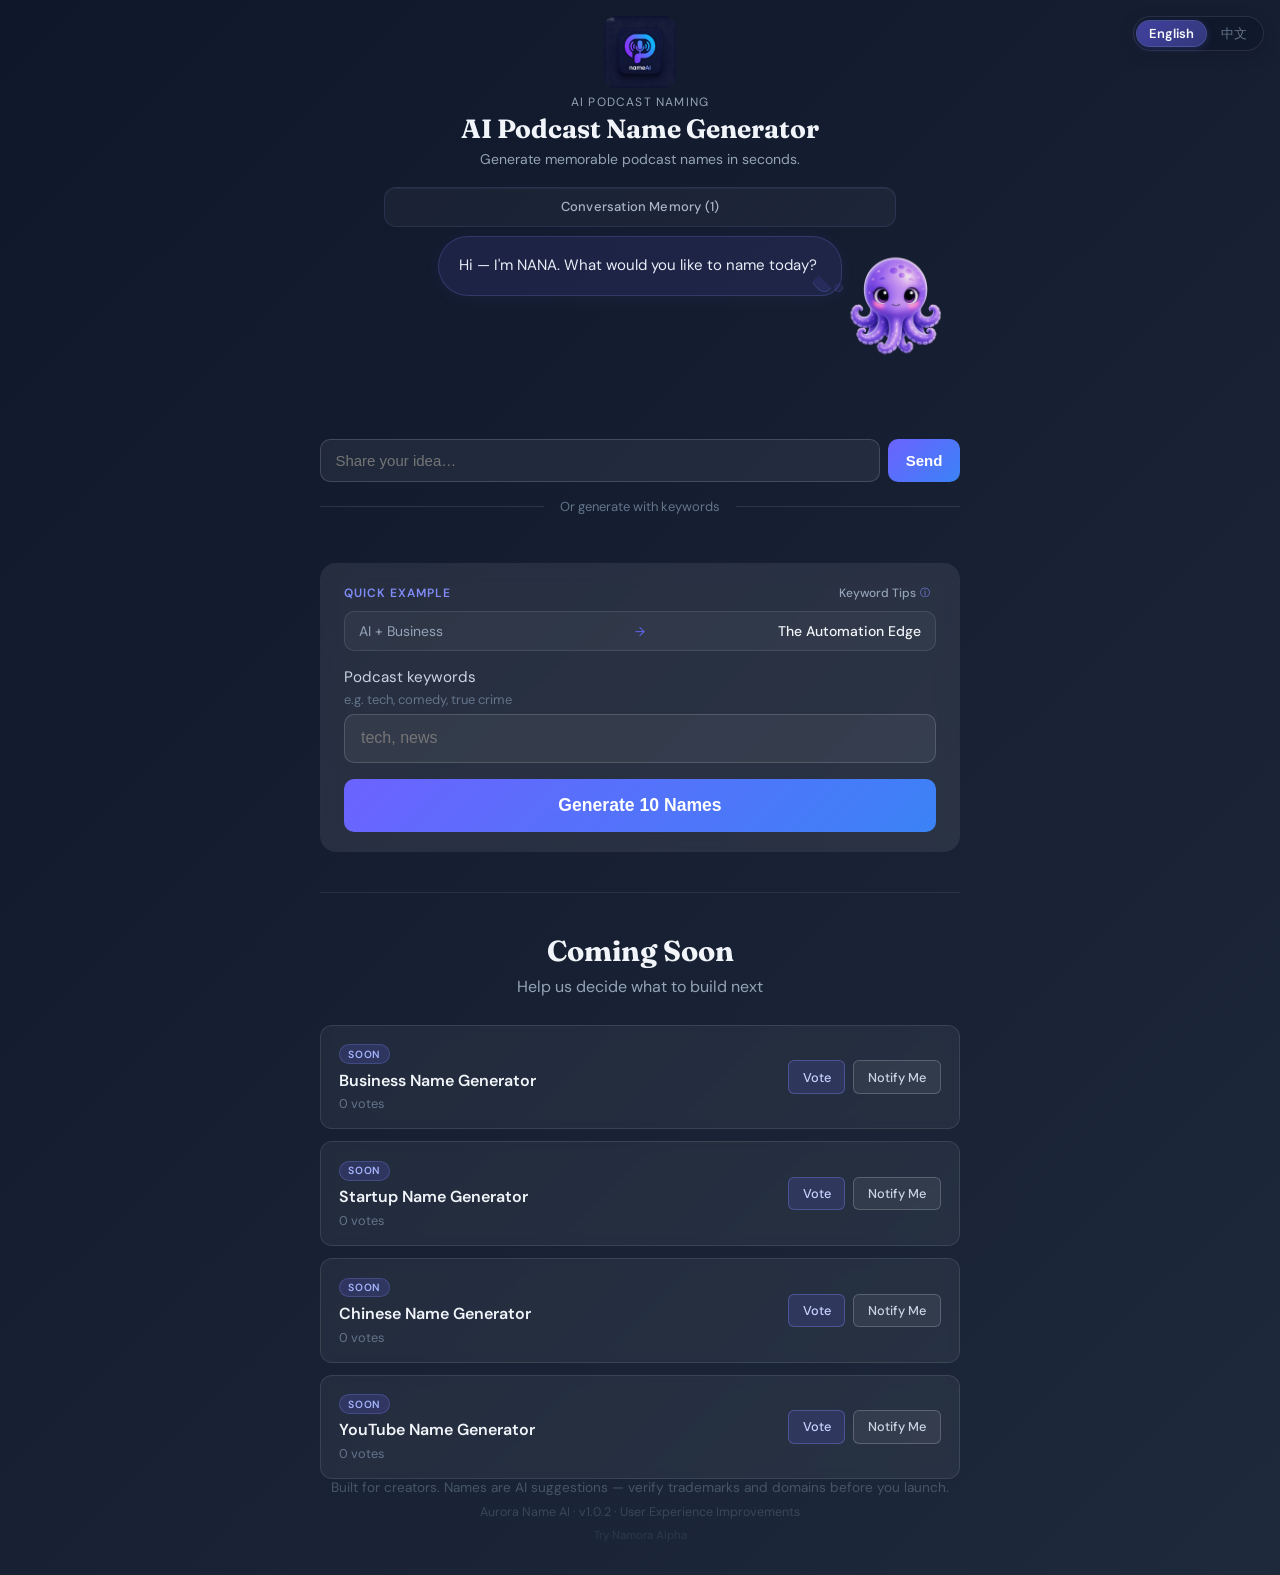
<file: index.html>
<!DOCTYPE html>

<html lang="en">

<head>

  <meta charset="UTF-8" />

  <meta name="viewport" content="width=device-width, initial-scale=1.0, viewport-fit=cover" />

  <title>AI Podcast Name Generator - Free Creative Show Title Ideas</title>
  <meta name="description" content="Generate unique podcast names instantly with our AI-powered tool. Enter your niche keywords and get 10 creative, usable show titles for free." />
  <link rel="canonical" href="https://thenameai.com/" />
  <meta name="google-site-verification" content="FD5rOmiHKu0Bok0ojkNL6D6mAI9xYqyj8FN8r1be1Kg" />

  <meta property="og:type" content="website" />
  <meta property="og:title" content="AI Podcast Name Generator | Aurora Name AI" />
  <meta property="og:description" content="Generate unique podcast names instantly with AI. Get 10 creative, memorable podcast name ideas for free." />
  <meta property="og:url" content="https://thenameai.com/" />
  <meta property="og:site_name" content="Aurora Name AI" />
  <meta property="og:locale" content="en_US" />
  <meta property="og:image" content="https://thenameai.com/assets/logo.png" />
  <meta property="og:image:alt" content="Aurora Name AI Logo" />

  <meta name="twitter:card" content="summary_large_image" />
  <meta name="twitter:title" content="AI Podcast Name Generator | Aurora Name AI" />
  <meta name="twitter:description" content="Generate unique podcast names instantly with AI." />
  <meta name="twitter:image" content="https://thenameai.com/assets/logo.png" />

  <link rel="icon" href="assets/favicon.ico" sizes="any" />
  <link rel="apple-touch-icon" href="assets/apple-touch-icon.png" />

  <link rel="preconnect" href="https://fonts.googleapis.com" />

  <link rel="preconnect" href="https://fonts.gstatic.com" crossorigin />

  <link href="https://fonts.googleapis.com/css2?family=DM+Sans:ital,opsz,wght@0,9..40,400;0,9..40,500;0,9..40,600;0,9..40,700;1,9..40,400&family=Fraunces:opsz,wght@9..144,600;9..144,700&display=swap" rel="stylesheet" />

  <link rel="stylesheet" href="styles.css" />
  <link rel="stylesheet" href="components/NanaCompanion.css" />
  <link rel="stylesheet" href="components/NanaBubble.css" />
  <link rel="stylesheet" href="components/NanaConversation.css" />

  <script type="application/ld+json">
  {
    "@context": "https://schema.org",
    "@type": "WebApplication",
    "name": "AI Podcast Name Generator",
    "alternateName": "nameAI",
    "url": "https://aurora-name-ai.pages.dev/",
    "description": "Generate unique podcast names instantly with AI. Enter your niche keywords and get 10 creative, usable show titles for free.",
    "image": "https://aurora-name-ai.pages.dev/assets/logo.png",
    "applicationCategory": "UtilityApplication",
    "operatingSystem": "Any",
    "browserRequirements": "Requires JavaScript",
    "inLanguage": "en",
    "isAccessibleForFree": true,
    "offers": {
      "@type": "Offer",
      "price": "0",
      "priceCurrency": "USD"
    }
  }
  </script>

  <!-- Google Analytics 4: replace G-XXXXXXXXXX below with your Measurement ID -->
  <script>
    (function () {
      var GA_ID = "G-8WRYL44K94";
      if (!GA_ID || GA_ID.indexOf("XXXX") !== -1) return;
      window.GA_MEASUREMENT_ID = GA_ID;
      var s = document.createElement("script");
      s.async = true;
      s.src = "https://www.googletagmanager.com/gtag/js?id=" + GA_ID;
      document.head.appendChild(s);
      window.dataLayer = window.dataLayer || [];
      window.gtag = function () { dataLayer.push(arguments); };
      gtag("js", new Date());
      gtag("config", GA_ID);
    })();
  </script>

</head>

<body>

  <div class="lang-switcher" role="group" data-i18n-aria-label="langSwitcher.aria">
    <button type="button" class="lang-switcher__btn" data-lang="en" aria-pressed="false">English</button>
    <button type="button" class="lang-switcher__btn" data-lang="zh" aria-pressed="false">中文</button>
  </div>

  <div class="page">

    <header class="header">

      <div class="logo">
        <img
          class="logo-img"
          src="assets/logo.png"
          data-i18n-alt="header.logoAlt"
          alt="nameAI — Podcast Name Generator"
          width="120"
          height="120"
        />
      </div>

      <p class="eyebrow" data-i18n="header.eyebrow">AI Podcast Naming</p>

      <h1 class="title" data-i18n="header.title">AI Podcast Name Generator</h1>

      <p class="subtitle" data-i18n="header.subtitle">Generate memorable podcast names in seconds.</p>

    </header>



    <main class="main">

      <form id="generator-form" class="generator" novalidate>

        <div class="examples">
          <div class="examples-heading">
            <p class="examples-label" data-i18n="generator.quickExample">Quick Example</p>
            <div class="keyword-tips">
              <button
                type="button"
                class="keyword-tips__trigger"
                aria-expanded="false"
                aria-controls="keyword-tips-panel"
              >
                <span data-i18n="generator.keywordTips">Keyword Tips</span> <span class="keyword-tips__icon" aria-hidden="true">ⓘ</span>
              </button>
              <div id="keyword-tips-panel" class="keyword-tips__tooltip" role="tooltip" hidden>
                <p data-i18n="generator.keywordTipsBody">Use 1–2 keywords separated by commas.</p>
                <p class="keyword-tips__examples-label" data-i18n="generator.keywordTipsExamples">Examples:</p>
                <ul class="keyword-tips__examples">
                  <li>ai, business</li>
                  <li>history, storytelling</li>
                  <li>coffee, travel</li>
                </ul>
              </div>
            </div>
          </div>
          <div class="examples-list">
            <button type="button" class="example-chip" data-keywords="ai, business">
              <span class="example-keywords" data-i18n="generator.exampleKeywords">AI + Business</span>
              <span class="example-arrow" aria-hidden="true">→</span>
              <span class="example-result" data-i18n="generator.exampleResult">The Automation Edge</span>
            </button>
          </div>
        </div>

        <label class="field" for="keywords">

          <span class="field-label" data-i18n="generator.fieldLabel">Podcast keywords</span>

          <span class="field-hint" data-i18n="generator.fieldHint">e.g. tech, comedy, true crime</span>

          <input

            id="keywords"

            name="keywords"

            type="text"

            autocomplete="off"

            data-i18n-placeholder="generator.placeholder"

            placeholder="tech, news"

            maxlength="80"

            required

          />

        </label>

        <button type="submit" id="generate-btn" class="btn-primary">

          <span class="btn-text" data-i18n="generator.btnGenerate">Generate 10 Names</span>

          <span class="btn-spinner" aria-hidden="true"></span>

        </button>

        <div id="thinking-journey" class="thinking-journey" hidden aria-live="polite" aria-hidden="true">
          <p id="thinking-journey-text" class="thinking-journey__text"></p>
        </div>

      </form>



      <div id="error-banner" class="error-banner" role="alert" hidden></div>



      <section id="results" class="results" aria-live="polite" hidden>

        <div class="results-header">

          <h2 class="results-title" data-i18n="results.title">Your podcast names</h2>

          <p class="results-meta" id="results-meta"><span id="results-count">10</span> ideas · hover <span class="info-icon-inline" aria-hidden="true">i</span> for details</p>

        </div>

        <ul id="results-list" class="results-list"></ul>

        <button type="button" id="regenerate-btn" class="btn-secondary" data-i18n="results.regenerate">Generate again</button>

      </section>



      <section class="coming-soon" id="coming-soon" aria-labelledby="coming-soon-title">

        <div class="coming-soon__header">

          <h2 id="coming-soon-title" class="coming-soon__title" data-i18n="comingSoon.title">Coming Soon</h2>

          <p class="coming-soon__subtitle" data-i18n="comingSoon.subtitle">Help us decide what to build next</p>

        </div>



        <ul class="coming-soon__list">

          <li class="coming-soon__item" data-tool-id="business">

            <div class="coming-soon__item-main">

              <div class="coming-soon__item-info">

                <span class="coming-soon__badge" data-i18n="comingSoon.badge">Soon</span>

                <h3 class="coming-soon__item-title" data-i18n="comingSoon.tools.business">Business Name Generator</h3>

                <p class="coming-soon__votes" data-votes-for="business"><span class="coming-soon__vote-count">0</span> votes</p>

              </div>

              <div class="coming-soon__actions">

                <button type="button" class="btn-vote" data-tool-id="business" data-i18n="comingSoon.vote">Vote</button>

                <button type="button" class="btn-notify" data-tool-id="business" data-i18n="comingSoon.notify">Notify Me</button>

              </div>

            </div>

            <div class="coming-soon__notify-panel" hidden>

              <label class="coming-soon__notify-label" for="notify-business" data-i18n="comingSoon.notifyLabel">Email for launch updates</label>

              <div class="coming-soon__notify-row">

                <input id="notify-business" class="coming-soon__notify-input" type="email" data-i18n-placeholder="comingSoon.emailPlaceholder" placeholder="you@email.com" autocomplete="email" />

                <button type="button" class="btn-notify-submit" data-tool-id="business" data-i18n="comingSoon.subscribe">Subscribe</button>

              </div>

              <p class="coming-soon__notify-success" role="status" hidden data-i18n="comingSoon.notifySuccess">You're on the list!</p>

            </div>

          </li>



          <li class="coming-soon__item" data-tool-id="startup">

            <div class="coming-soon__item-main">

              <div class="coming-soon__item-info">

                <span class="coming-soon__badge" data-i18n="comingSoon.badge">Soon</span>

                <h3 class="coming-soon__item-title" data-i18n="comingSoon.tools.startup">Startup Name Generator</h3>

                <p class="coming-soon__votes" data-votes-for="startup"><span class="coming-soon__vote-count">0</span> votes</p>

              </div>

              <div class="coming-soon__actions">

                <button type="button" class="btn-vote" data-tool-id="startup" data-i18n="comingSoon.vote">Vote</button>

                <button type="button" class="btn-notify" data-tool-id="startup" data-i18n="comingSoon.notify">Notify Me</button>

              </div>

            </div>

            <div class="coming-soon__notify-panel" hidden>

              <label class="coming-soon__notify-label" for="notify-startup" data-i18n="comingSoon.notifyLabel">Email for launch updates</label>

              <div class="coming-soon__notify-row">

                <input id="notify-startup" class="coming-soon__notify-input" type="email" data-i18n-placeholder="comingSoon.emailPlaceholder" placeholder="you@email.com" autocomplete="email" />

                <button type="button" class="btn-notify-submit" data-tool-id="startup" data-i18n="comingSoon.subscribe">Subscribe</button>

              </div>

              <p class="coming-soon__notify-success" role="status" hidden data-i18n="comingSoon.notifySuccess">You're on the list!</p>

            </div>

          </li>



          <li class="coming-soon__item" data-tool-id="chinese">

            <div class="coming-soon__item-main">

              <div class="coming-soon__item-info">

                <span class="coming-soon__badge" data-i18n="comingSoon.badge">Soon</span>

                <h3 class="coming-soon__item-title" data-i18n="comingSoon.tools.chinese">Chinese Name Generator</h3>

                <p class="coming-soon__votes" data-votes-for="chinese"><span class="coming-soon__vote-count">0</span> votes</p>

              </div>

              <div class="coming-soon__actions">

                <button type="button" class="btn-vote" data-tool-id="chinese" data-i18n="comingSoon.vote">Vote</button>

                <button type="button" class="btn-notify" data-tool-id="chinese" data-i18n="comingSoon.notify">Notify Me</button>

              </div>

            </div>

            <div class="coming-soon__notify-panel" hidden>

              <label class="coming-soon__notify-label" for="notify-chinese" data-i18n="comingSoon.notifyLabel">Email for launch updates</label>

              <div class="coming-soon__notify-row">

                <input id="notify-chinese" class="coming-soon__notify-input" type="email" data-i18n-placeholder="comingSoon.emailPlaceholder" placeholder="you@email.com" autocomplete="email" />

                <button type="button" class="btn-notify-submit" data-tool-id="chinese" data-i18n="comingSoon.subscribe">Subscribe</button>

              </div>

              <p class="coming-soon__notify-success" role="status" hidden data-i18n="comingSoon.notifySuccess">You're on the list!</p>

            </div>

          </li>



          <li class="coming-soon__item" data-tool-id="youtube">

            <div class="coming-soon__item-main">

              <div class="coming-soon__item-info">

                <span class="coming-soon__badge" data-i18n="comingSoon.badge">Soon</span>

                <h3 class="coming-soon__item-title" data-i18n="comingSoon.tools.youtube">YouTube Name Generator</h3>

                <p class="coming-soon__votes" data-votes-for="youtube"><span class="coming-soon__vote-count">0</span> votes</p>

              </div>

              <div class="coming-soon__actions">

                <button type="button" class="btn-vote" data-tool-id="youtube" data-i18n="comingSoon.vote">Vote</button>

                <button type="button" class="btn-notify" data-tool-id="youtube" data-i18n="comingSoon.notify">Notify Me</button>

              </div>

            </div>

            <div class="coming-soon__notify-panel" hidden>

              <label class="coming-soon__notify-label" for="notify-youtube" data-i18n="comingSoon.notifyLabel">Email for launch updates</label>

              <div class="coming-soon__notify-row">

                <input id="notify-youtube" class="coming-soon__notify-input" type="email" data-i18n-placeholder="comingSoon.emailPlaceholder" placeholder="you@email.com" autocomplete="email" />

                <button type="button" class="btn-notify-submit" data-tool-id="youtube" data-i18n="comingSoon.subscribe">Subscribe</button>

              </div>

              <p class="coming-soon__notify-success" role="status" hidden data-i18n="comingSoon.notifySuccess">You're on the list!</p>

            </div>

          </li>

        </ul>

      </section>

    </main>



    <footer class="footer">

      <p data-i18n="footer.text">Built for creators. Names are AI suggestions — verify trademarks and domains before you launch.</p >

      <p class="version" data-i18n="footer.version">
        Aurora Name AI · v1.0.2 · User Experience Improvements
      </p >

      <p style="margin-top:0.5rem;font-size:0.72rem;opacity:0.4;text-align:center;">
        <a href="namora.html" style="color:inherit;text-decoration:none;">Try Namora Alpha</a>
      </p>

    </footer>
  </div>



  <script src="components/i18n.js"></script>
  <script src="components/NanaCompanionState.js"></script>
  <script src="components/NanaDirectionController.js"></script>
  <script src="components/NanaBehaviorEngine.js"></script>
  <script src="components/NanaCompanion.js"></script>
  <script src="components/NanaBubble.js"></script>
  <script src="components/NanaConversation.js"></script>

  <script>

 NameAiI18n.init();

 function t(key, params) {

   return NameAiI18n.t(key, params);

 }

 let lastResultItems = null;

 const nanaCompanion = NanaCompanion.init({ deferMount: true });

 const DOMAIN_SEARCH_BASE =

   "https://www.domaintools.com/research/domain-search/?q=";



 function trackEvent(eventName, params) {

   if (typeof gtag === "function" && window.GA_MEASUREMENT_ID) {

     gtag("event", eventName, params);

   }

 }

 const nanaConversation = new NanaConversation({
   mountEl: document.querySelector(".main"),
   nanaCompanion: nanaCompanion,
   t: t,
   getLang: function () {
     return NameAiI18n.getLanguage();
   },
   onTrack: trackEvent
 }).init();

 NameAiI18n.onLanguageChange(function () {
   nanaConversation.onLanguageChange();
 });



 const form = document.getElementById("generator-form");

 const keywordsInput = document.getElementById("keywords");

 const generateBtn = document.getElementById("generate-btn");

 const btnText = generateBtn.querySelector(".btn-text");

 const errorBanner = document.getElementById("error-banner");

 const resultsSection = document.getElementById("results");

 const resultsList = document.getElementById("results-list");

 const regenerateBtn = document.getElementById("regenerate-btn");

 const resultsMetaEl = document.getElementById("results-meta");

 const supportsHover = window.matchMedia("(hover: hover) and (pointer: fine)").matches;

 let tooltipDocListenerBound = false;

 let keywordTipsDocListenerBound = false;

 let thinkingTimer = null;



 function updateResultsMeta(count) {

   if (resultsMetaEl) {

     resultsMetaEl.innerHTML = t("results.meta", { count });

   }

 }



 function parseKeywordContext(keywords) {

   const raw = String(keywords || "").trim();

   if (!raw) return null;



   const parts = raw.split(",").map((part) => part.trim()).filter(Boolean);

   if (parts.length === 0 || parts.length > 2) return null;

   if (parts.some((part) => part.length > 30 || /[<>{}[\]|\\^`]/.test(part))) return null;



   const phrase = parts.join(" ").toLowerCase();

   const primary = parts[0].toLowerCase();



   return { phrase, primary };

 }



 function getThinkingMessages(decisionStage, keywords) {

   void decisionStage;

   const context = parseKeywordContext(keywords);

   if (!context) {

     return [

       t("thinking.generic1"),

       t("thinking.generic2"),

       t("thinking.generic3"),

       t("thinking.generic4"),

       t("thinking.generic5")

     ];

   }



   return [

     t("thinking.keyword1", { phrase: context.phrase }),

     t("thinking.keyword2", { primary: context.primary }),

     t("thinking.generic3"),

     t("thinking.keyword4", { primary: context.primary }),

     t("thinking.generic5")

   ];

 }



 const thinkingJourneyEl = document.getElementById("thinking-journey");

 const thinkingJourneyTextEl = document.getElementById("thinking-journey-text");

 let thinkingMessages = [];

 let thinkingMessageIndex = 0;



 function showThinkingMessage(message) {

   if (!thinkingJourneyTextEl) return;

   thinkingJourneyTextEl.classList.add("is-fading");

   window.setTimeout(() => {

     thinkingJourneyTextEl.textContent = message;

     thinkingJourneyTextEl.classList.remove("is-fading");

   }, 220);

 }



 function scheduleThinkingRotation() {

   const delay = 1300 + Math.random() * 500;

   thinkingTimer = window.setTimeout(() => {

     thinkingMessageIndex = (thinkingMessageIndex + 1) % thinkingMessages.length;

     showThinkingMessage(thinkingMessages[thinkingMessageIndex]);

     scheduleThinkingRotation();

   }, delay);

 }



 function startThinkingJourney(keywords) {

   if (!thinkingJourneyEl || !thinkingJourneyTextEl) return;



   stopThinkingJourney();



   thinkingMessages = getThinkingMessages(null, keywords);

   thinkingMessageIndex = 0;



   thinkingJourneyEl.hidden = false;

   thinkingJourneyEl.setAttribute("aria-hidden", "false");

   showThinkingMessage(thinkingMessages[0]);

   scheduleThinkingRotation();

 }



 function stopThinkingJourney() {

   if (thinkingTimer) {

     window.clearTimeout(thinkingTimer);

     thinkingTimer = null;

   }



   if (thinkingJourneyEl) {

     thinkingJourneyEl.hidden = true;

     thinkingJourneyEl.setAttribute("aria-hidden", "true");

   }



   if (thinkingJourneyTextEl) {

     thinkingJourneyTextEl.textContent = "";

     thinkingJourneyTextEl.classList.remove("is-fading");

   }

 }



 function setLoading(loading, keywords = "") {

   generateBtn.disabled = loading;

   regenerateBtn.disabled = loading;

   generateBtn.classList.toggle("is-loading", loading);

   btnText.textContent = t("generator.btnGenerate");



   if (loading) {

     startThinkingJourney(keywords);

     nanaCompanion.onParticipateStart();

   } else {

     stopThinkingJourney();

   }

 }



 function showError(message) {

   errorBanner.textContent = message;

   errorBanner.hidden = false;

 }



 function hideError() {

   errorBanner.hidden = true;

   errorBanner.textContent = "";

 }



 function domainSlug(name) {

   return name.replace(/\s+/g, "") + ".com";

 }



 function domainCheckUrl(name) {

   return DOMAIN_SEARCH_BASE + encodeURIComponent(domainSlug(name));

 }



 function escapeHtml(str) {

   const div = document.createElement("div");

   div.textContent = str;

   return div.innerHTML;

 }



 function escapeAttr(str) {

   return str

     .replace(/&/g, "&amp;")

     .replace(/"/g, "&quot;")

     .replace(/'/g, "&#39;")

     .replace(/</g, "&lt;")

     .replace(/>/g, "&gt;");

 }



 function validateKeywords(value) {

   const trimmed = value.trim();

   if (!trimmed) {

     return t("errors.keywordEmpty");

   }

   const parts = trimmed.split(/[,;]/).map((s) => s.trim()).filter(Boolean);

   if (parts.length > 2) {

     return t("errors.keywordTooMany");

   }

   return null;

 }



 function normalizeLevel(value) {

   const v = String(value || "").trim().toLowerCase();

   if (v === "high") return "High";

   if (v === "medium" || v === "med") return "Medium";

   if (v === "low") return "Low";

   return "Medium";

 }



 function formatScore(value) {

   const n = parseFloat(value);

   if (!Number.isFinite(n)) return "7.5";

   return String(Math.min(10, Math.max(1, Math.round(n * 10) / 10)));

 }



 function getSortableScore(value) {

   const n = parseFloat(value);

   if (!Number.isFinite(n)) return 7.5;

   return Math.min(10, Math.max(1, Math.round(n * 10) / 10));

 }



 function displayLevel(value) {

   const level = normalizeLevel(value);

   return t("traits." + level.toLowerCase());

 }



 const RECOMMENDATION_LABELS = {

   get aiRecommended() { return t("results.aiRecommended"); }

 };



 function sortResultsByScore(items) {

   return items

     .map((item, originalIndex) => ({

       item,

       originalIndex,

       score: getSortableScore(item.score)

     }))

     .sort((a, b) => b.score - a.score || a.originalIndex - b.originalIndex)

     .map(({ item }) => item);

 }



 function getRecommendationLabels(item, index) {

   void item;

   if (index !== 0) return [];

   return [{ type: "ai-recommended", text: RECOMMENDATION_LABELS.aiRecommended }];

 }



 function buildRecommendationLabelsHtml(labels) {

   if (!labels.length) return "";

   return labels

     .map(

       (label) =>

         `<span class="name-card__badge name-card__badge--${escapeAttr(label.type)}">${escapeHtml(label.text)}</span>`

     )

     .join("");

 }



 function levelClass(level) {

   return "name-scores__trait-value--" + level.toLowerCase();

 }



 function buildScoreHtml(item) {

   const score = formatScore(item.score);

   const memorability = normalizeLevel(item.memorability);

   const brandability = normalizeLevel(item.brandability);

   const professionalism = normalizeLevel(item.professionalism);

   return `

     <div class="name-scores">

       <div class="name-scores__overall">

         <span class="name-scores__label">${escapeHtml(t("results.nameScore"))}</span>

         <span class="name-scores__value">${escapeHtml(score)}<span class="name-scores__max">/10</span></span>

       </div>

       <div class="name-scores__traits">

         <div class="name-scores__trait">

           <span class="name-scores__trait-label">${escapeHtml(t("results.memorability"))}</span>

           <span class="name-scores__trait-value ${levelClass(memorability)}">${escapeHtml(displayLevel(item.memorability))}</span>

         </div>

         <div class="name-scores__trait">

           <span class="name-scores__trait-label">${escapeHtml(t("results.brandability"))}</span>

           <span class="name-scores__trait-value ${levelClass(brandability)}">${escapeHtml(displayLevel(item.brandability))}</span>

         </div>

         <div class="name-scores__trait">

           <span class="name-scores__trait-label">${escapeHtml(t("results.professionalism"))}</span>

           <span class="name-scores__trait-value ${levelClass(professionalism)}">${escapeHtml(displayLevel(item.professionalism))}</span>

         </div>

       </div>

     </div>

   `;

 }



 function buildTooltipHtml(item) {

   const meaning = item.meaning || t("results.meaningFallback");

   const inspiration = item.inspiration || t("results.inspirationFallback");

   return `

     <div class="name-info__section">

       <span class="name-info__label">${escapeHtml(t("results.meaning"))}</span>

       <p>${escapeHtml(meaning)}</p>

     </div>

     <div class="name-info__section">

       <span class="name-info__label">${escapeHtml(t("results.inspiration"))}</span>

       <p>${escapeHtml(inspiration)}</p>

     </div>

   `;

 }



 function renderResults(items) {

   resultsList.innerHTML = "";

   lastResultItems = items;

   const sortedItems = sortResultsByScore(items);



   sortedItems.forEach((item, index) => {

     const recommendationLabels = getRecommendationLabels(item, index);

     const recommendationLabelsHtml = buildRecommendationLabelsHtml(recommendationLabels);



     const li = document.createElement("li");

     li.className = recommendationLabels.length

       ? "name-card name-card--recommended"

       : "name-card";

     li.innerHTML = `

       <span class="name-card__index" aria-hidden="true">${index + 1}</span>

       <div class="name-card__body">

         <div class="name-card__header">

           <div class="name-card__title-wrap">

             ${recommendationLabelsHtml}

             <p class="name-card__title">${escapeHtml(item.name)}</p>

           </div>

           <div class="name-info">

           <button

             type="button"

             class="name-info__trigger"

             aria-label="${escapeAttr(t("results.infoAria", { name: item.name }))}"

             aria-expanded="false"

           >

             <svg class="name-info__icon" width="16" height="16" viewBox="0 0 16 16" fill="none" aria-hidden="true">

               <circle cx="8" cy="8" r="7" stroke="currentColor" stroke-width="1.5"/>

               <path d="M8 7.2V11" stroke="currentColor" stroke-width="1.5" stroke-linecap="round"/>

               <circle cx="8" cy="5" r="0.9" fill="currentColor"/>

             </svg>

           </button>

           <div class="name-info__tooltip" role="tooltip" hidden>

             ${buildTooltipHtml(item)}

           </div>

         </div>

         </div>

         ${buildScoreHtml(item)}

       </div>

       <div class="name-card__actions">

         <div class="btn-copy-wrap">

           <button

             type="button"

             class="btn-copy"

             data-name="${escapeAttr(item.name)}"

             aria-label="${escapeAttr(t("results.copyAria", { name: item.name }))}"

           >${escapeHtml(t("results.copy"))}</button>

           <span class="copy-toast" role="status" aria-live="polite">${escapeHtml(t("results.copied"))}</span>

         </div>

         <a

           class="btn-domain"

           href="${escapeAttr(domainCheckUrl(item.name))}"

           target="_blank"

           rel="noopener noreferrer"

         >${escapeHtml(t("results.checkDomain"))}</a>

       </div>

     `;

     resultsList.appendChild(li);

   });

   bindTooltipInteractions();

   bindCopyButtons();

   bindDomainButtons();

   updateResultsMeta(items.length);

   resultsSection.hidden = false;

 }



 function bindTooltipInteractions() {

   resultsList.querySelectorAll(".name-info").forEach((wrapper) => {

     const trigger = wrapper.querySelector(".name-info__trigger");

     const tooltip = wrapper.querySelector(".name-info__tooltip");



     if (supportsHover) {

       wrapper.addEventListener("mouseenter", () => showTooltip(trigger, tooltip));

       wrapper.addEventListener("mouseleave", () => hideTooltip(trigger, tooltip));

       trigger.addEventListener("focus", () => showTooltip(trigger, tooltip));

       wrapper.addEventListener("focusout", (e) => {

         if (!wrapper.contains(e.relatedTarget)) {

           hideTooltip(trigger, tooltip);

         }

       });

     } else {

       trigger.addEventListener("click", (e) => {

         e.stopPropagation();

         const isOpen = trigger.getAttribute("aria-expanded") === "true";

         closeAllTooltips();

         if (!isOpen) showTooltip(trigger, tooltip);

       });

     }

   });



   if (!supportsHover && !tooltipDocListenerBound) {

     document.addEventListener("click", closeAllTooltips);

     tooltipDocListenerBound = true;

   }

 }



 async function copyTextToClipboard(text) {

   if (navigator.clipboard && window.isSecureContext) {

     try {

       await navigator.clipboard.writeText(text);

       return true;

     } catch {

       /* fall through */

     }

   }



   const textarea = document.createElement("textarea");

   textarea.value = text;

   textarea.setAttribute("readonly", "");

   textarea.style.position = "fixed";

   textarea.style.top = "0";

   textarea.style.left = "0";

   textarea.style.width = "2em";

   textarea.style.height = "2em";

   textarea.style.padding = "0";

   textarea.style.border = "none";

   textarea.style.outline = "none";

   textarea.style.boxShadow = "none";

   textarea.style.background = "transparent";

   document.body.appendChild(textarea);

   textarea.focus();

   textarea.select();

   textarea.setSelectionRange(0, text.length);



   let copied = false;

   try {

     copied = document.execCommand("copy");

   } catch {

     copied = false;

   }



   document.body.removeChild(textarea);

   return copied;

 }



 function showCopyFeedback(button) {

   const wrap = button.closest(".btn-copy-wrap");

   if (!wrap) return;

   const toast = wrap.querySelector(".copy-toast");

   if (!toast) return;



   toast.classList.add("is-visible");

   window.clearTimeout(wrap._copyToastTimer);

   wrap._copyToastTimer = window.setTimeout(() => {

     toast.classList.remove("is-visible");

   }, 2000);

 }



 function bindCopyButtons() {

   resultsList.querySelectorAll(".btn-copy").forEach((button) => {

     button.addEventListener("click", async () => {

       const name = button.dataset.name;

       if (!name) return;



       const copied = await copyTextToClipboard(name);

       if (copied) {

         showCopyFeedback(button);

         if (typeof gtag === "function" && window.GA_MEASUREMENT_ID) {
           gtag("event", "copy_name", { name: name });
         }

       }

     });

   });

 }



 function bindDomainButtons() {

   resultsList.querySelectorAll(".btn-domain").forEach((link) => {

     link.addEventListener("click", () => {

       const name = link.closest(".name-card__actions")?.querySelector(".btn-copy")?.dataset.name;

       if (!name) return;



       if (typeof gtag === "function" && window.GA_MEASUREMENT_ID) {
         gtag("event", "check_domain", { domain: domainSlug(name) });
       }

     });

   });

 }



 function showTooltip(trigger, tooltip) {

   closeAllTooltips();

   tooltip.hidden = false;

   trigger.setAttribute("aria-expanded", "true");

   const wrapper = trigger.closest(".name-info");

   if (wrapper) wrapper.classList.add("is-open");

   const card = trigger.closest(".name-card");

   if (card) card.classList.add("is-tooltip-active");

 }



 function hideTooltip(trigger, tooltip) {

   tooltip.hidden = true;

   trigger.setAttribute("aria-expanded", "false");

   const wrapper = trigger.closest(".name-info");

   if (wrapper) wrapper.classList.remove("is-open");

   const card = trigger.closest(".name-card");

   if (card) card.classList.remove("is-tooltip-active");

 }



 function closeAllTooltips() {

   resultsList.querySelectorAll(".name-info").forEach((wrapper) => {

     const trigger = wrapper.querySelector(".name-info__trigger");

     const tooltip = wrapper.querySelector(".name-info__tooltip");

     hideTooltip(trigger, tooltip);

   });

   closeKeywordTips();

 }



 function closeKeywordTips() {

   const wrapper = document.querySelector(".keyword-tips");

   if (!wrapper) return;

   const trigger = wrapper.querySelector(".keyword-tips__trigger");

   const tooltip = wrapper.querySelector(".keyword-tips__tooltip");

   if (!trigger || !tooltip) return;

   tooltip.hidden = true;

   trigger.setAttribute("aria-expanded", "false");

   wrapper.classList.remove("is-open");

 }



 function bindKeywordTips() {

   const wrapper = document.querySelector(".keyword-tips");

   if (!wrapper) return;

   const trigger = wrapper.querySelector(".keyword-tips__trigger");

   const tooltip = wrapper.querySelector(".keyword-tips__tooltip");

   if (!trigger || !tooltip) return;



   function showKeywordTips() {

     tooltip.hidden = false;

     trigger.setAttribute("aria-expanded", "true");

     wrapper.classList.add("is-open");

   }



   function hideKeywordTips() {

     closeKeywordTips();

   }



   if (supportsHover) {

     wrapper.addEventListener("mouseenter", showKeywordTips);

     wrapper.addEventListener("mouseleave", hideKeywordTips);

     trigger.addEventListener("focus", showKeywordTips);

     wrapper.addEventListener("focusout", (e) => {

       if (!wrapper.contains(e.relatedTarget)) {

         hideKeywordTips();

       }

     });

   } else {

     trigger.addEventListener("click", (e) => {

       e.stopPropagation();

       const isOpen = trigger.getAttribute("aria-expanded") === "true";

       closeAllTooltips();

       if (!isOpen) showKeywordTips();

     });



     if (!keywordTipsDocListenerBound) {

       document.addEventListener("click", closeKeywordTips);

       keywordTipsDocListenerBound = true;

     }

   }

 }



 async function fetchPodcastNames(keywords) {

   const response = await fetch("/api/generate", {

     method: "POST",

     headers: { "Content-Type": "application/json" },

     body: JSON.stringify({ keywords })

   });



   let data;

   try {

     data = await response.json();

   } catch {

     throw new Error(t("errors.unexpectedResponse"));

   }



   if (!response.ok) {

     throw new Error(data?.error || t("errors.requestFailed", { status: response.status }));

   }



   const names = data.names;

   if (!names || !Array.isArray(names) || names.length === 0) {

     throw new Error(t("errors.noNames"));

   }



   return names.slice(0, 10);

 }



 async function saveGeneratedNames(keywords, names) {

   try {

     const response = await fetch("/api/save-name", {

       method: "POST",

       headers: { "Content-Type": "application/json" },

       body: JSON.stringify({ keywords, names })

     });



     if (!response.ok) {

       console.error("Failed to save names:", response.status, await response.text());

     }

   } catch (err) {

     console.error("Failed to save names:", err);

   }

 }



 async function handleGenerate() {

   hideError();

   const keywords = keywordsInput.value.trim();

   const validationError = validateKeywords(keywords);

   if (validationError) {

     showError(validationError);

     keywordsInput.focus();

     return;

   }



   setLoading(true, keywords);

   try {

     const items = await fetchPodcastNames(keywords);

     renderResults(items);

     // saveGeneratedNames(keywords, items);

     if (typeof gtag === "function" && window.GA_MEASUREMENT_ID) {
       gtag("event", "generate_name", {
         keyword: keywords,
         result_count: items.length
       });
     }

     resultsSection.scrollIntoView({ behavior: "smooth", block: "nearest" });

     nanaCompanion.onGenerateSuccess();

   } catch (err) {

     const message =

       err instanceof TypeError && err.message.includes("fetch")

         ? t("errors.network")

         : err.message || t("errors.generic");

     showError(message);

     resultsSection.hidden = true;

     nanaCompanion.onGenerateError();

   } finally {

     setLoading(false);

   }

 }



 form.addEventListener("submit", (e) => {

   e.preventDefault();

   handleGenerate();

 });



 document.querySelectorAll(".example-chip").forEach((chip) => {

   chip.addEventListener("click", () => {

     keywordsInput.value = chip.dataset.keywords;

     keywordsInput.focus();

     trackEvent("example_click", { event_category: "engagement", keywords: chip.dataset.keywords });

   });

 });



 bindKeywordTips();



 const VOTES_STORAGE_KEY = "nameai_votes";

 const VOTED_STORAGE_KEY = "nameai_voted_tools";

 const NOTIFY_STORAGE_KEY = "nameai_notify_signups";



 function readJsonStorage(key, fallback) {

   try {

     const raw = localStorage.getItem(key);

     return raw ? JSON.parse(raw) : fallback;

   } catch {

     return fallback;

   }

 }



 function writeJsonStorage(key, value) {

   localStorage.setItem(key, JSON.stringify(value));

 }



 function updateVoteDisplay(toolId) {

   const item = document.querySelector(`.coming-soon__item[data-tool-id="${toolId}"]`);

   if (!item) return;

   const votes = readJsonStorage(VOTES_STORAGE_KEY, {});

   const count = votes[toolId] || 0;

   const votesEl = item.querySelector(".coming-soon__votes");

   if (votesEl) votesEl.textContent = t("comingSoon.votes", { count });

 }



 function markVoted(toolId) {

   const item = document.querySelector(`.coming-soon__item[data-tool-id="${toolId}"]`);

   if (!item) return;

   const btn = item.querySelector(".btn-vote");

   if (!btn) return;

   btn.textContent = t("comingSoon.voted");

   btn.disabled = true;

   btn.classList.add("is-voted");

 }



 function initComingSoon() {

   const voted = readJsonStorage(VOTED_STORAGE_KEY, []);

   const signups = readJsonStorage(NOTIFY_STORAGE_KEY, {});



   document.querySelectorAll(".coming-soon__item").forEach((item) => {

     const toolId = item.dataset.toolId;

     updateVoteDisplay(toolId);

     if (voted.includes(toolId)) markVoted(toolId);

     if (signups[toolId]) {

       const panel = item.querySelector(".coming-soon__notify-panel");

       const success = item.querySelector(".coming-soon__notify-success");

       const notifyBtn = item.querySelector(".btn-notify");

       if (panel) panel.hidden = false;

       if (success) success.hidden = false;

       if (notifyBtn) {

         notifyBtn.textContent = t("comingSoon.subscribed");

         notifyBtn.disabled = true;

       }

     }

   });



   document.querySelectorAll(".btn-vote").forEach((btn) => {

     btn.addEventListener("click", () => {

       const toolId = btn.dataset.toolId;

       if (!toolId || btn.disabled) return;



       const votedList = readJsonStorage(VOTED_STORAGE_KEY, []);

       if (votedList.includes(toolId)) return;



       const votes = readJsonStorage(VOTES_STORAGE_KEY, {});

       votes[toolId] = (votes[toolId] || 0) + 1;

       writeJsonStorage(VOTES_STORAGE_KEY, votes);

       writeJsonStorage(VOTED_STORAGE_KEY, votedList.concat(toolId));



       updateVoteDisplay(toolId);

       markVoted(toolId);

       trackEvent("vote_tool", { event_category: "coming_soon", tool_id: toolId });

     });

   });



   document.querySelectorAll(".btn-notify").forEach((btn) => {

     btn.addEventListener("click", () => {

       const toolId = btn.dataset.toolId;

       const item = btn.closest(".coming-soon__item");

       const panel = item?.querySelector(".coming-soon__notify-panel");

       if (!panel || btn.disabled) return;



       const isOpen = !panel.hidden;

       document.querySelectorAll(".coming-soon__notify-panel").forEach((p) => {

         p.hidden = true;

       });

       panel.hidden = isOpen;

       if (!panel.hidden) {

         const input = panel.querySelector(".coming-soon__notify-input");

         if (input) input.focus();

       }

     });

   });



   document.querySelectorAll(".btn-notify-submit").forEach((btn) => {

     btn.addEventListener("click", () => {

       const toolId = btn.dataset.toolId;

       const item = btn.closest(".coming-soon__item");

       const input = item?.querySelector(".coming-soon__notify-input");

       const success = item?.querySelector(".coming-soon__notify-success");

       const notifyBtn = item?.querySelector(".btn-notify");

       if (!input || !toolId) return;



       const email = input.value.trim();

       if (!/^[^\s@]+@[^\s@]+\.[^\s@]+$/.test(email)) {

         input.focus();

         input.setAttribute("aria-invalid", "true");

         return;

       }



       input.removeAttribute("aria-invalid");

       const signups = readJsonStorage(NOTIFY_STORAGE_KEY, {});

       signups[toolId] = email;

       writeJsonStorage(NOTIFY_STORAGE_KEY, signups);



       if (success) success.hidden = false;

       if (notifyBtn) {

         notifyBtn.textContent = t("comingSoon.subscribed");

         notifyBtn.disabled = true;

       }



       trackEvent("notify_signup", { event_category: "coming_soon", tool_id: toolId });

     });

   });

 }



 initComingSoon();



 function refreshDynamicUi() {

   document.querySelectorAll(".coming-soon__item").forEach((item) => {

     updateVoteDisplay(item.dataset.toolId);

     const voteBtn = item.querySelector(".btn-vote");

     if (voteBtn && voteBtn.disabled) voteBtn.textContent = t("comingSoon.voted");

     const notifyBtn = item.querySelector(".btn-notify");

     if (notifyBtn && notifyBtn.disabled) notifyBtn.textContent = t("comingSoon.subscribed");

   });

   if (lastResultItems && !resultsSection.hidden) {

     renderResults(lastResultItems);

   }

   if (!generateBtn.disabled) {

     btnText.textContent = t("generator.btnGenerate");

   } else if (thinkingJourneyEl && !thinkingJourneyEl.hidden) {

     startThinkingJourney(keywordsInput.value.trim());

   }

 }



 NameAiI18n.onLanguageChange(refreshDynamicUi);



 regenerateBtn.addEventListener("click", () => {

   handleGenerate();

 });

  </script>

</body>

</html>
</file>
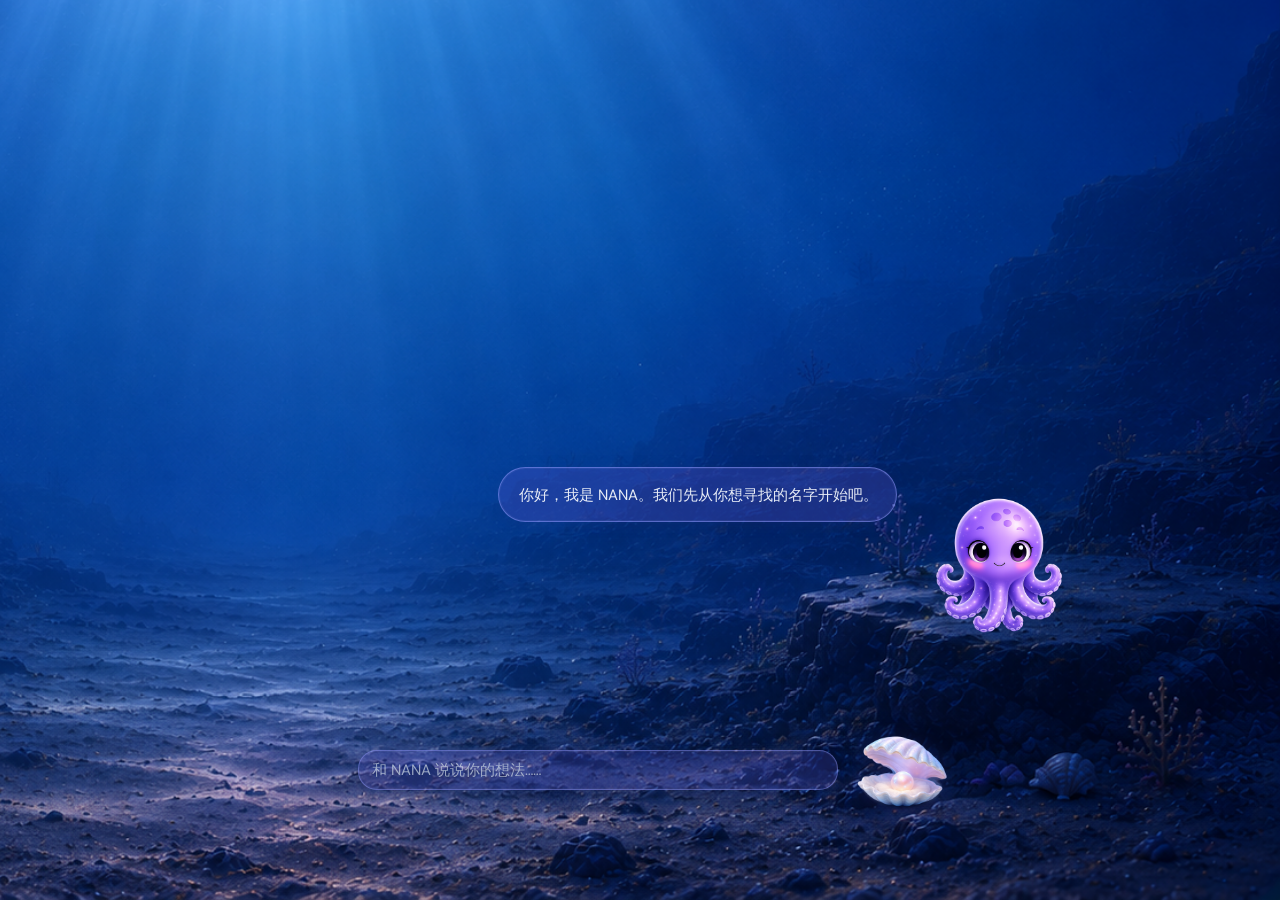
<file: namora.html>
<!DOCTYPE html>
<html lang="zh-CN">
<head>
  <meta charset="UTF-8" />
  <meta name="viewport" content="width=device-width, initial-scale=1.0, viewport-fit=cover" />
  <meta name="robots" content="noindex, nofollow" />
  <title>Namora Alpha · NameAI</title>
  <link rel="preconnect" href="https://fonts.googleapis.com" />
  <link rel="preconnect" href="https://fonts.gstatic.com" crossorigin />
  <link href="https://fonts.googleapis.com/css2?family=DM+Sans:opsz,wght@9..40,400;9..40,500;9..40,600&display=swap" rel="stylesheet" />
  <link rel="stylesheet" href="namora.css" />
</head>
<body class="namora-body namora-stage1">
  <!--
    Task043 — UI Layer Architecture
    Runtime owns state. Layer owns space. Renderer owns presentation.
    Existing element IDs are preserved; only parent Layer ownership changes.
  -->
  <div class="namora-viewport" id="namoraViewport" aria-hidden="false">
    <div
      class="namora-ui-layer namora-ui-layer--background"
      id="namoraBackgroundLayer"
      data-ui-layer="background"
    >
      <div class="namora-world" id="namoraWorld">
        <img
          class="namora-world-bg"
          id="namoraWorldBg"
          src="assets/backgrounds/namora-bg-desktop.webp"
          alt=""
          decoding="async"
          draggable="false"
        />
        <div class="namora-debug" id="namoraDebug" hidden>
          <div class="namora-debug__bounds" id="namoraDebugBounds" aria-hidden="true"></div>
          <div class="namora-debug__marker namora-debug__marker--standing" id="namoraDebugStanding" aria-hidden="true"></div>
          <div class="namora-debug__marker namora-debug__marker--foot" id="namoraDebugFoot" aria-hidden="true"></div>
          <div class="namora-debug__marker namora-debug__marker--center" id="namoraDebugCenter" aria-hidden="true"></div>
          <div class="namora-debug__marker namora-debug__marker--head" id="namoraDebugHead" aria-hidden="true"></div>
          <div class="namora-debug__marker namora-debug__marker--dialogue" id="namoraDebugDialogue" aria-hidden="true"></div>
          <div class="namora-debug__marker namora-debug__marker--interaction" id="namoraDebugInteraction" aria-hidden="true"></div>
          <pre class="namora-debug__panel" id="namoraDebugPanel" aria-live="polite"></pre>
        </div>
        <div class="namora-layout-selection" id="namoraLayoutSelection" hidden aria-hidden="true">
          <div class="namora-layout-selection__bounds" id="namoraLayoutSelectionBounds"></div>
          <div class="namora-layout-selection__points" id="namoraLayoutSelectionPoints"></div>
        </div>
      </div>
    </div>

    <div
      class="namora-ui-layer namora-ui-layer--presentation"
      id="namoraPresentationLayer"
      data-ui-layer="presentation"
    >
      <div
        class="namora-presentation-group is-presentation-empty"
        id="namoraPresentationGroup"
        data-presentation-group="1"
        hidden
      >
        <div
          class="namora-interactive-presentation"
          id="namoraInteractivePresentation"
          hidden
          aria-hidden="true"
          aria-label="交互展示"
        >
          <div
            class="namora-interactive-presentation__host"
            data-presentation-host="1"
          ></div>
        </div>
      </div>
    </div>

    <div
      class="namora-ui-layer namora-ui-layer--character"
      id="namoraCharacterLayer"
      data-ui-layer="character"
    >
      <figure class="namora-nana" id="namoraNana" aria-hidden="true">
        <img
          class="namora-nana__sprite"
          src="assets/companions/base/nana_front_v1.png"
          alt=""
          width="1024"
          height="1024"
          decoding="async"
          draggable="false"
        />
      </figure>
    </div>

    <div
      class="namora-ui-layer namora-ui-layer--dialogue"
      id="namoraDialogueLayer"
      data-ui-layer="dialogue"
    >
      <div
        class="namora-scene-component scene-component scene-speech-bubble"
        id="sceneSpeechBubble"
        data-scene-component-id="speech-bubble"
        role="status"
        aria-label="NANA 对话"
        hidden
      >
        <div class="scene-speech-bubble__body">
          <div class="scene-speech-bubble__content">
            <p class="scene-speech-bubble__text">
              你好，我是 NANA。我们先从你想寻找的名字开始吧。
            </p>
          </div>
        </div>
        <div class="scene-speech-bubble__tail" aria-hidden="true"></div>
      </div>
    </div>

    <div
      class="namora-ui-layer namora-ui-layer--input"
      id="namoraInputLayer"
      data-ui-layer="input"
    >
      <div class="namora-user-input-flow" id="namoraUserInputFlow">
        <div
          class="namora-scene-component scene-input-panel"
          id="sceneInputPanel"
          data-scene-component-id="input-panel"
          role="group"
          aria-label="输入"
          hidden
        >
          <input
            type="text"
            class="scene-input-panel__field"
            id="sceneInputField"
            autocomplete="off"
            enterkeyhint="send"
            spellcheck="false"
          />
        </div>
        <div
          class="namora-scene-component scene-pearl"
          id="scenePearl"
          data-scene-component-id="pearl"
          hidden
        >
          <button
            type="button"
            class="scene-pearl__button"
            id="scenePearlButton"
            aria-label="发送"
          >
            <img
              class="scene-pearl__icon"
              src="assets/ui/pearl-shell.png"
              alt=""
              width="58"
              height="58"
              decoding="async"
            />
          </button>
        </div>
      </div>
    </div>

    <!-- Legacy alias for scene-component refresh / editor tooling (no owned children). -->
    <div
      class="namora-scene-components"
      id="namoraSceneComponents"
      aria-hidden="true"
      hidden
    ></div>
  </div>

  <!-- Layout Editor panels — exist only for engineering; normal mode never shows them -->
  <div class="namora-layout-editor" id="namoraLayoutEditor" hidden lang="zh-CN">
    <header class="namora-layout-editor__chrome" aria-label="Namora 布局编辑器">
      <div class="namora-layout-editor__brand">
        <div class="namora-layout-editor__title">Namora 布局编辑器</div>
        <div class="namora-layout-editor__subtitle">Layout Editor</div>
      </div>
      <div class="namora-layout-editor__toolbar" id="namoraLayoutToolbar" role="toolbar" aria-label="工具栏">
        <button type="button" class="namora-layout-editor__tool is-active" data-tool="select" title="选择" aria-label="选择">选择</button>
        <button type="button" class="namora-layout-editor__tool" data-tool="move" title="移动" aria-label="移动">移动</button>
        <button type="button" class="namora-layout-editor__tool" data-tool="anchor" title="锚点" aria-label="锚点" disabled>锚点</button>
        <button type="button" class="namora-layout-editor__tool" data-tool="grid" title="网格" aria-label="网格" disabled>网格</button>
        <button type="button" class="namora-layout-editor__tool" data-tool="snap" title="吸附" aria-label="吸附" disabled>吸附</button>
        <button type="button" class="namora-layout-editor__tool" data-tool="measure" title="测量" aria-label="测量" disabled>测量</button>
        <span class="namora-layout-editor__tool-sep" aria-hidden="true"></span>
        <button type="button" class="namora-layout-editor__tool" data-tool="reset-current" title="恢复当前点" aria-label="恢复当前点">恢复当前点</button>
        <button type="button" class="namora-layout-editor__tool" data-tool="reset-all" title="恢复全部" aria-label="恢复全部">恢复全部</button>
        <button type="button" class="namora-layout-editor__tool" data-tool="components" title="显示组件" aria-label="显示组件" aria-pressed="false">显示组件：关</button>
        <span class="namora-layout-editor__tool-sep" aria-hidden="true"></span>
        <button type="button" class="namora-layout-editor__tool" data-tool="copy" title="复制布局 JSON" aria-label="复制布局 JSON" disabled>复制布局 JSON</button>
        <button type="button" class="namora-layout-editor__tool" data-tool="export" title="下载布局文件" aria-label="下载布局文件" disabled>下载布局文件</button>
        <button type="button" class="namora-layout-editor__tool" data-tool="preview-profile" title="预览布局配置" aria-label="预览布局配置" disabled>预览</button>
        <button type="button" class="namora-layout-editor__tool" data-tool="import" title="导入布局 JSON" aria-label="导入布局 JSON">导入布局 JSON</button>
        <button type="button" class="namora-layout-editor__tool" data-tool="restore-canonical" title="恢复项目默认布局" aria-label="恢复项目默认布局">恢复项目默认布局</button>
        <input type="file" id="namoraLayoutProfileImportInput" accept=".json,application/json" hidden />
      </div>
      <div
        class="namora-layout-editor__profile-status"
        id="namoraLayoutProfileStatus"
        aria-live="polite"
      >
        <span id="namoraLayoutBaselineStatus">当前基准：项目默认布局</span>
        <span id="namoraLayoutDirtyStatus">未保存修改：否</span>
        <span id="namoraLayoutSourceStatus">布局来源：assets/config/namora-layout-default.json</span>
        <span class="namora-layout-editor__profile-feedback" id="namoraLayoutProfileFeedback" hidden></span>
      </div>
    </header>
    <aside class="namora-layout-editor__panel namora-layout-editor__panel--left" aria-label="对象树">
      <header class="namora-layout-editor__header">对象树</header>
      <ul class="namora-layout-editor__tree" id="namoraLayoutTree" role="tree"></ul>
      <section
        class="namora-layout-editor__uig"
        id="namoraLayoutUserInputGroup"
        aria-label="用户输入组"
      >
        <header class="namora-layout-editor__uig-title">用户输入组</header>
        <div class="namora-layout-editor__uig-status">
          状态：
          <strong id="namoraLayoutUserInputBindStatus">已解绑</strong>
        </div>
        <div class="namora-layout-editor__uig-actions">
          <button
            type="button"
            class="namora-layout-editor__action-btn"
            data-editor-action="bind-user-input"
          >
            绑定珍珠贝与输入框
          </button>
          <button
            type="button"
            class="namora-layout-editor__action-btn"
            data-editor-action="unbind-user-input"
            disabled
          >
            解除珍珠贝与输入框绑定
          </button>
        </div>
        <div class="namora-layout-editor__uig-legend" aria-label="图例">
          <div class="namora-layout-editor__uig-legend-title">图例</div>
          <div class="namora-layout-editor__uig-legend-row">
            <span class="namora-layout-editor__swatch namora-layout-editor__swatch--group"></span>
            用户输入组根点（橙）
          </div>
          <div class="namora-layout-editor__uig-legend-row">
            <span class="namora-layout-editor__swatch namora-layout-editor__swatch--pearl"></span>
            珍珠贝根点（红）
          </div>
          <div class="namora-layout-editor__uig-legend-row">
            <span class="namora-layout-editor__swatch namora-layout-editor__swatch--input"></span>
            用户输入框根点（白）
          </div>
        </div>
      </section>
    </aside>
    <aside class="namora-layout-editor__panel namora-layout-editor__panel--right" aria-label="属性">
      <header class="namora-layout-editor__header">属性</header>
      <div class="namora-layout-editor__props" id="namoraLayoutProps">
        <p class="namora-layout-editor__empty">请选择一个对象</p>
      </div>
    </aside>
  </div>

  <div
    class="namora-layout-profile-modal"
    id="namoraLayoutProfileModal"
    hidden
    role="dialog"
    aria-modal="true"
    aria-labelledby="namoraLayoutProfileModalTitle"
  >
    <div class="namora-layout-profile-modal__panel">
      <header class="namora-layout-profile-modal__header">
        <h2 id="namoraLayoutProfileModalTitle">布局配置预览</h2>
        <button
          type="button"
          class="namora-layout-editor__action-btn"
          id="namoraLayoutProfileModalClose"
        >
          关闭
        </button>
        <button
          type="button"
          class="namora-layout-editor__action-btn namora-layout-profile-modal__apply"
          id="namoraProfilePreviewApply"
          hidden
        >
          应用到编辑器
        </button>
      </header>
      <div class="namora-layout-profile-modal__meta">
        <div><span>配置 ID</span><strong id="namoraProfilePreviewId">—</strong></div>
        <div><span>配置版本</span><strong id="namoraProfilePreviewVersion">—</strong></div>
        <div><span>布局校验</span><strong id="namoraProfilePreviewValidation">—</strong></div>
        <div><span>世界资源</span><strong id="namoraProfilePreviewAsset">—</strong></div>
        <div><span>站立点</span><strong id="namoraProfilePreviewStanding">—</strong></div>
        <div><span>NANA 锚点数</span><strong id="namoraProfilePreviewAnchorCount">—</strong></div>
        <div><span>用户输入组</span><strong id="namoraProfilePreviewBound">—</strong></div>
        <div><span>珍珠贝位置</span><strong id="namoraProfilePreviewPearl">—</strong></div>
        <div><span>输入框位置</span><strong id="namoraProfilePreviewInput">—</strong></div>
        <div><span>关系数量</span><strong id="namoraProfilePreviewRelationships">—</strong></div>
        <div><span>未保存修改</span><strong id="namoraProfilePreviewDirty">—</strong></div>
      </div>
      <pre class="namora-layout-profile-modal__errors" id="namoraProfilePreviewErrors" hidden></pre>
      <label class="namora-layout-profile-modal__json-label" for="namoraProfilePreviewJson">
        JSON（只读）
      </label>
      <textarea
        id="namoraProfilePreviewJson"
        class="namora-layout-profile-modal__json"
        readonly
        spellcheck="false"
      ></textarea>
    </div>
  </div>

  <!-- Legacy UI — hidden during Stage 1, preserved for later restoration -->
  <div class="namora-legacy-ui" id="namoraLegacyUi" hidden>
    <div class="namora-bg" aria-hidden="true"></div>
    <div class="namora-particles" aria-hidden="true">
      <span class="namora-particle"></span>
      <span class="namora-particle"></span>
      <span class="namora-particle"></span>
      <span class="namora-particle"></span>
      <span class="namora-particle"></span>
      <span class="namora-particle"></span>
    </div>

    <div class="namora-overlay" aria-hidden="true"></div>

    <div class="namora-page">
      <header class="namora-header">
        <a class="namora-logo" href="/">NameAI</a>
        <div class="namora-memory" aria-label="Memory">Memory</div>
      </header>

      <div class="namora-scene">
        <main class="namora-main">
          <section class="namora-stage" aria-label="Conversation with NANA">
            <div class="namora-chat">
              <div class="namora-messages" id="namoraMessages" role="log" aria-live="polite">
                <div class="namora-msg namora-msg--nana">
                  <p>你好，我是 NANA。</p>
                  <p>今天你想创造怎样的名字？</p>
                </div>
              </div>
            </div>
            <figure class="namora-nana namora-nana--legacy" aria-hidden="true">
              <img
                src="assets/companions/base/nana_front_v1.png"
                alt=""
                width="180"
                height="180"
                decoding="async"
              />
            </figure>
          </section>
        </main>

        <div class="namora-compose">
          <label class="namora-input-wrap">
            <span class="visually-hidden">Message to NANA</span>
            <input
              type="text"
              id="namoraInput"
              class="namora-input"
              placeholder="和 NANA 说说你的想法……"
              autocomplete="off"
              enterkeyhint="send"
            />
          </label>
          <button type="button" class="namora-send" id="namoraSend" aria-label="Send message">
            <img src="assets/ui/pearl-shell.png" alt="" width="58" height="58" decoding="async" />
          </button>
        </div>
      </div>
    </div>
  </div>

  <!-- TASK045/046 Discovery stack — loaded before namora.js for boot composition -->
  <script src="discovery-runtime.js"></script>
  <script src="discovery-event-bridge.js"></script>
  <script src="discovery-action-executor.js"></script>
  <script src="discovery-provider-adapter.js"></script>
  <script src="discovery-coordinator.js"></script>
  <script src="namora.js"></script>
</body>
</html>
</file>
<file: styles.css>
/* 基础重置 */
*, *::before, *::after { box-sizing: border-box; margin: 0; padding: 0; }

body {
  font-family: 'DM Sans', sans-serif;
  background: linear-gradient(135deg, #0f172a, #1e293b);
  color: #e2e8f0;
  min-height: 100vh;
  display: flex;
  justify-content: center;
  align-items: flex-start;
  padding: 1rem 1rem 2rem;
}

.page {
  max-width: 640px;
  width: 100%;
  position: relative;
}

.lang-switcher {
  position: fixed;
  top: max(1rem, env(safe-area-inset-top, 0px));
  right: max(1rem, env(safe-area-inset-right, 0px));
  z-index: 60;
  display: inline-flex;
  align-items: center;
  gap: 0.2rem;
  padding: 0.22rem;
  border-radius: 999px;
  background: rgba(15, 23, 42, 0.75);
  backdrop-filter: blur(10px);
  border: 1px solid rgba(255, 255, 255, 0.1);
  box-shadow: 0 4px 16px rgba(0, 0, 0, 0.18);
}

.lang-switcher__btn {
  padding: 0.32rem 0.75rem;
  border: none;
  border-radius: 999px;
  background: transparent;
  color: #64748b;
  font-family: inherit;
  font-size: 0.8125rem;
  font-weight: 500;
  line-height: 1.2;
  cursor: pointer;
  transition: color 0.2s ease, background 0.2s ease, box-shadow 0.2s ease, transform 0.15s ease;
}

.lang-switcher__btn:hover:not(.is-active) {
  color: #94a3b8;
  background: rgba(255, 255, 255, 0.06);
}

.lang-switcher__btn:active {
  transform: scale(0.97);
}

.lang-switcher__btn.is-active {
  color: #f8fafc;
  font-weight: 600;
  background: linear-gradient(135deg, rgba(108, 99, 255, 0.55), rgba(99, 102, 241, 0.4));
  box-shadow:
    0 0 0 1px rgba(129, 140, 248, 0.45),
    0 2px 8px rgba(108, 99, 255, 0.25);
}

.header { text-align: center; margin-bottom: 0.75rem; }

.logo {
  margin-bottom: 0.35rem;
}

.logo-img {
  display: block;
  width: 72px;
  height: auto;
  margin: 0 auto;
  object-fit: contain;
  border-radius: 12px;
}

.eyebrow {
  font-size: 0.75rem;
  letter-spacing: 1.2px;
  color: #94a3b8;
  text-transform: uppercase;
  margin-bottom: 0.25rem;
}

.title {
  font-family: 'Fraunces', serif;
  font-size: 1.65rem;
  font-weight: 700;
  color: #f1f5f9;
  margin-bottom: 0.35rem;
  line-height: 1.15;
}

.subtitle { color: #94a3b8; font-size: 0.875rem; line-height: 1.4; max-width: 32rem; margin: 0 auto; }

.generator { background: rgba(255,255,255,0.08); backdrop-filter: blur(10px); border-radius: 16px; padding: 1.25rem 1.5rem; margin-bottom: 1.5rem; }

.examples { margin-bottom: 1rem; }

.examples-heading {
  display: flex;
  align-items: center;
  justify-content: space-between;
  gap: 0.75rem;
  margin-bottom: 0.5rem;
}

.examples-label {
  font-size: 0.75rem;
  font-weight: 600;
  letter-spacing: 0.08em;
  text-transform: uppercase;
  color: #818cf8;
  margin-bottom: 0;
}

.keyword-tips {
  position: relative;
  display: inline-flex;
  flex-shrink: 0;
}

.keyword-tips__trigger {
  display: inline-flex;
  align-items: center;
  gap: 0.25rem;
  padding: 0.15rem 0.35rem;
  border: none;
  border-radius: 6px;
  background: transparent;
  color: #94a3b8;
  font-family: inherit;
  font-size: 0.75rem;
  font-weight: 500;
  cursor: pointer;
  transition: color 0.2s, background 0.2s;
}

.keyword-tips__trigger:hover,
.keyword-tips.is-open .keyword-tips__trigger,
.keyword-tips__trigger:focus-visible {
  color: #c7d2fe;
  background: rgba(108, 99, 255, 0.12);
  outline: none;
}

.keyword-tips__icon {
  font-size: 0.85em;
  line-height: 1;
  color: #818cf8;
}

.keyword-tips__tooltip {
  position: absolute;
  right: 0;
  top: calc(100% + 6px);
  z-index: 20;
  width: min(240px, calc(100vw - 2rem));
  padding: 0.65rem 0.75rem;
  background: #1e293b;
  border: 1px solid rgba(148, 163, 184, 0.35);
  border-radius: 8px;
  box-shadow: 0 10px 28px rgba(0, 0, 0, 0.4);
  font-size: 0.8125rem;
  line-height: 1.45;
  color: #cbd5e1;
  text-align: left;
}

.keyword-tips__tooltip::before {
  content: "";
  position: absolute;
  top: -5px;
  right: 12px;
  width: 8px;
  height: 8px;
  background: #1e293b;
  border-left: 1px solid rgba(148, 163, 184, 0.35);
  border-top: 1px solid rgba(148, 163, 184, 0.35);
  transform: rotate(45deg);
}

.keyword-tips__examples-label {
  margin-top: 0.35rem;
  font-size: 0.7rem;
  font-weight: 600;
  letter-spacing: 0.04em;
  text-transform: uppercase;
  color: #818cf8;
}

.keyword-tips__examples {
  list-style: none;
  margin-top: 0.25rem;
}

.keyword-tips__examples li {
  color: #94a3b8;
  font-size: 0.8125rem;
}

.keyword-tips__examples li + li {
  margin-top: 0.15rem;
}

.examples-list {
  display: flex;
  flex-direction: column;
  gap: 0.35rem;
}

.example-chip {
  display: grid;
  grid-template-columns: 1fr auto 1fr;
  align-items: center;
  gap: 0.5rem;
  width: 100%;
  padding: 0.6rem 0.85rem;
  border: 1px solid rgba(255, 255, 255, 0.1);
  border-radius: 10px;
  background: rgba(255, 255, 255, 0.04);
  color: #e2e8f0;
  font-family: inherit;
  font-size: 0.875rem;
  text-align: left;
  cursor: pointer;
  transition: background 0.2s, border-color 0.2s, transform 0.15s;
}

.example-chip:hover {
  background: rgba(108, 99, 255, 0.12);
  border-color: rgba(129, 140, 248, 0.35);
}

.example-chip:active {
  transform: scale(0.99);
}

.example-chip:focus-visible {
  outline: 2px solid #818cf8;
  outline-offset: 2px;
}

.example-keywords {
  color: #94a3b8;
  white-space: nowrap;
  overflow: hidden;
  text-overflow: ellipsis;
}

.example-arrow {
  color: #6366f1;
  font-size: 0.8rem;
  flex-shrink: 0;
}

.example-result {
  color: #f1f5f9;
  font-weight: 500;
  text-align: right;
  white-space: nowrap;
  overflow: hidden;
  text-overflow: ellipsis;
}

.field { display: flex; flex-direction: column; margin-bottom: 1rem; }

.field-label { font-size: 0.95rem; margin-bottom: 0.25rem; color: #cbd5e1; }

.field-hint { font-size: 0.8125rem; color: #64748b; margin-bottom: 0.4rem; }

input {
  padding: 0.9rem 1rem;
  font-size: 1rem;
  border: 1px solid rgba(255,255,255,0.15);
  border-radius: 10px;
  background: rgba(255,255,255,0.06);
  color: #f1f5f9;
  outline: none;
  transition: border-color 0.2s;
}
input:focus { border-color: #6c63ff; }

.btn-primary {
  width: 100%;
  padding: 1rem;
  background: linear-gradient(135deg, #6c63ff, #3b82f6);
  border: none;
  border-radius: 10px;
  font-size: 1.1rem;
  font-weight: 600;
  color: #fff;
  cursor: pointer;
  transition: opacity 0.2s;
}
.btn-primary:disabled { opacity: 0.5; cursor: not-allowed; }

.thinking-journey {
  margin-top: 0.85rem;
  min-height: 1.35rem;
  text-align: center;
}

.thinking-journey__text {
  margin: 0;
  font-size: 0.875rem;
  line-height: 1.45;
  color: #94a3b8;
  transition: opacity 0.25s ease;
  opacity: 1;
}

.thinking-journey__text.is-fading {
  opacity: 0;
}

.error-banner {
  background: rgba(239, 68, 68, 0.15);
  border: 1px solid rgba(239, 68, 68, 0.5);
  color: #fecaca;
  padding: 1rem;
  border-radius: 8px;
  margin-bottom: 2rem;
  font-size: 0.95rem;
}

.results { margin-bottom: 3rem; }

.results-header { display: flex; justify-content: space-between; align-items: baseline; margin-bottom: 1.5rem; }

.results-title { font-family: 'Fraunces', serif; font-size: 1.8rem; color: #f1f5f9; }

.results-meta { color: #64748b; font-size: 0.9rem; }

.results-list {
  list-style: none;
  display: flex;
  flex-direction: column;
  gap: 1rem;
  overflow: visible;
}

.name-card {
  background: rgba(255,255,255,0.05);
  backdrop-filter: blur(5px);
  border: 1px solid rgba(255,255,255,0.1);
  border-radius: 12px;
  padding: 1.2rem 1.5rem;
  display: flex;
  align-items: flex-start;
  gap: 1rem;
  position: relative;
  z-index: 1;
  overflow: visible;
}

.name-card.is-tooltip-active,
.name-card:has(.name-info.is-open) {
  z-index: 100;
}

.name-card__index {
  width: 28px; height: 28px;
  background: rgba(108, 99, 255, 0.2);
  border-radius: 50%;
  display: flex;
  align-items: center;
  justify-content: center;
  font-size: 0.85rem;
  color: #a5b4fc;
  flex-shrink: 0;
}

.name-card__body {
  flex: 1;
  min-width: 0;
}

.name-card__header {
  display: flex;
  align-items: flex-start;
  justify-content: space-between;
  gap: 0.5rem;
  margin-bottom: 0.65rem;
}

.name-card__title-wrap {
  flex: 1;
  min-width: 0;
}

.name-card__badge {
  display: inline-block;
  margin-bottom: 0.35rem;
  padding: 0.15rem 0.5rem;
  font-size: 0.6875rem;
  font-weight: 600;
  letter-spacing: 0.06em;
  text-transform: uppercase;
  color: #a5b4fc;
  background: rgba(108, 99, 255, 0.12);
  border: 1px solid rgba(129, 140, 248, 0.22);
  border-radius: 999px;
}

.name-card__badge--ai-recommended {
  text-transform: none;
  letter-spacing: 0.02em;
  font-size: 0.75rem;
  padding: 0.22rem 0.65rem;
  color: #ddd6fe;
  background: rgba(108, 99, 255, 0.2);
  border-color: rgba(129, 140, 248, 0.45);
  box-shadow: 0 0 14px rgba(108, 99, 255, 0.14);
}

.name-card--recommended {
  background: rgba(108, 99, 255, 0.07);
  border-color: rgba(129, 140, 248, 0.32);
  box-shadow:
    0 0 0 1px rgba(108, 99, 255, 0.08),
    0 6px 22px rgba(15, 23, 42, 0.22),
    0 0 24px rgba(108, 99, 255, 0.07);
}

.name-card--recommended .name-card__index {
  background: rgba(108, 99, 255, 0.28);
  color: #c7d2fe;
}

.name-card__title {
  font-size: 1.1rem;
  color: #f1f5f9;
  line-height: 1.3;
}

.name-scores {
  padding: 0.75rem 0.85rem;
  background: rgba(255, 255, 255, 0.04);
  border: 1px solid rgba(255, 255, 255, 0.08);
  border-radius: 10px;
}

.name-scores__overall {
  display: flex;
  align-items: baseline;
  justify-content: space-between;
  gap: 0.75rem;
  padding-bottom: 0.65rem;
  margin-bottom: 0.65rem;
  border-bottom: 1px solid rgba(255, 255, 255, 0.08);
}

.name-scores__label {
  font-size: 0.75rem;
  font-weight: 600;
  letter-spacing: 0.04em;
  text-transform: uppercase;
  color: #94a3b8;
}

.name-scores__value {
  font-family: 'Fraunces', serif;
  font-size: 1.35rem;
  font-weight: 700;
  color: #f1f5f9;
  line-height: 1;
}

.name-scores__max {
  font-family: 'DM Sans', sans-serif;
  font-size: 0.85rem;
  font-weight: 500;
  color: #64748b;
}

.name-scores__traits {
  display: grid;
  grid-template-columns: repeat(3, 1fr);
  gap: 0.5rem;
}

.name-scores__trait {
  display: flex;
  flex-direction: column;
  gap: 0.2rem;
  min-width: 0;
}

.name-scores__trait-label {
  font-size: 0.68rem;
  color: #64748b;
  line-height: 1.2;
}

.name-scores__trait-value {
  font-size: 0.8rem;
  font-weight: 600;
}

.name-scores__trait-value--high { color: #34d399; }
.name-scores__trait-value--medium { color: #fbbf24; }
.name-scores__trait-value--low { color: #f87171; }

.name-info {
  position: relative;
  display: inline-flex;
}

.name-info__trigger {
  display: inline-flex;
  align-items: center;
  justify-content: center;
  width: 24px;
  height: 24px;
  padding: 0;
  border: none;
  border-radius: 50%;
  background: rgba(108, 99, 255, 0.15);
  color: #a5b4fc;
  cursor: pointer;
  transition: background 0.2s, color 0.2s, transform 0.15s;
}

.name-info__trigger:hover,
.name-info.is-open .name-info__trigger,
.name-info__trigger:focus-visible {
  background: rgba(108, 99, 255, 0.35);
  color: #e0e7ff;
  outline: none;
}

.name-info__icon {
  display: block;
}

.name-info__tooltip {
  position: absolute;
  left: 0;
  top: calc(100% + 8px);
  z-index: 1;
  width: min(280px, calc(100vw - 3rem));
  padding: 0.85rem 1rem;
  background: #1e293b;
  border: 1px solid rgba(148, 163, 184, 0.35);
  border-radius: 10px;
  box-shadow: 0 12px 32px rgba(0, 0, 0, 0.45);
  font-size: 0.85rem;
  line-height: 1.5;
  color: #cbd5e1;
}

.name-info__tooltip::before {
  content: "";
  position: absolute;
  top: -6px;
  left: 10px;
  width: 10px;
  height: 10px;
  background: #1e293b;
  border-left: 1px solid rgba(148, 163, 184, 0.35);
  border-top: 1px solid rgba(148, 163, 184, 0.35);
  transform: rotate(45deg);
}

.name-info__section + .name-info__section {
  margin-top: 0.65rem;
}

.name-info__label {
  display: block;
  font-size: 0.7rem;
  font-weight: 600;
  letter-spacing: 0.06em;
  text-transform: uppercase;
  color: #818cf8;
  margin-bottom: 0.2rem;
}

.info-icon-inline {
  display: inline-flex;
  align-items: center;
  justify-content: center;
  width: 1.1em;
  height: 1.1em;
  border-radius: 50%;
  background: rgba(108, 99, 255, 0.25);
  color: #a5b4fc;
  font-size: 0.75em;
  font-weight: 700;
  vertical-align: middle;
}

.btn-domain {
  background: rgba(255,255,255,0.1);
  border: 1px solid rgba(255,255,255,0.2);
  color: #cbd5e1;
  padding: 0.5rem 1rem;
  border-radius: 6px;
  font-size: 0.85rem;
  text-decoration: none;
  transition: background 0.2s;
  flex-shrink: 0;
}
.btn-domain:hover { background: rgba(255,255,255,0.2); }

.name-card__actions {
  display: flex;
  flex-direction: column;
  align-items: stretch;
  gap: 0.5rem;
  flex-shrink: 0;
  align-self: center;
}

.btn-copy-wrap {
  position: relative;
}

.btn-copy {
  width: 100%;
  padding: 0.5rem 1rem;
  border: 1px solid rgba(129, 140, 248, 0.35);
  border-radius: 6px;
  background: rgba(108, 99, 255, 0.15);
  color: #c7d2fe;
  font-family: inherit;
  font-size: 0.85rem;
  font-weight: 500;
  cursor: pointer;
  transition: background 0.2s, border-color 0.2s;
  white-space: nowrap;
}

.btn-copy:hover {
  background: rgba(108, 99, 255, 0.28);
  border-color: rgba(129, 140, 248, 0.55);
}

.btn-copy:active {
  transform: scale(0.98);
}

.btn-copy:focus-visible {
  outline: 2px solid #818cf8;
  outline-offset: 2px;
}

.copy-toast {
  position: absolute;
  bottom: calc(100% + 6px);
  left: 50%;
  transform: translateX(-50%) translateY(4px);
  padding: 0.25rem 0.6rem;
  border-radius: 6px;
  background: #34d399;
  color: #0f172a;
  font-size: 0.75rem;
  font-weight: 600;
  white-space: nowrap;
  pointer-events: none;
  opacity: 0;
  visibility: hidden;
  transition: opacity 0.2s, transform 0.2s, visibility 0.2s;
  z-index: 10;
}

.copy-toast.is-visible {
  opacity: 1;
  visibility: visible;
  transform: translateX(-50%) translateY(0);
}

.btn-secondary {
  background: transparent;
  border: 1px solid rgba(255,255,255,0.2);
  color: #cbd5e1;
  padding: 0.8rem 2rem;
  border-radius: 8px;
  font-size: 1rem;
  cursor: pointer;
  width: 100%;
  margin-top: 1rem;
}
.btn-secondary:hover { background: rgba(255,255,255,0.05); }

.coming-soon {
  margin-top: 2.5rem;
  padding-top: 2.5rem;
  border-top: 1px solid rgba(255, 255, 255, 0.08);
}

.coming-soon__header {
  text-align: center;
  margin-bottom: 1.75rem;
}

.coming-soon__title {
  font-family: 'Fraunces', serif;
  font-size: 1.8rem;
  color: #f1f5f9;
  margin-bottom: 0.5rem;
}

.coming-soon__subtitle {
  color: #94a3b8;
  font-size: 1rem;
}

.coming-soon__list {
  list-style: none;
  display: flex;
  flex-direction: column;
  gap: 0.75rem;
}

.coming-soon__item {
  background: rgba(255, 255, 255, 0.05);
  border: 1px solid rgba(255, 255, 255, 0.1);
  border-radius: 12px;
  padding: 1rem 1.15rem;
  backdrop-filter: blur(5px);
}

.coming-soon__item-main {
  display: flex;
  align-items: center;
  justify-content: space-between;
  gap: 1rem;
}

.coming-soon__item-info {
  min-width: 0;
  flex: 1;
}

.coming-soon__badge {
  display: inline-block;
  font-size: 0.65rem;
  font-weight: 600;
  letter-spacing: 0.06em;
  text-transform: uppercase;
  color: #a5b4fc;
  background: rgba(108, 99, 255, 0.18);
  border: 1px solid rgba(129, 140, 248, 0.25);
  border-radius: 999px;
  padding: 0.15rem 0.5rem;
  margin-bottom: 0.4rem;
}

.coming-soon__item-title {
  font-size: 1rem;
  font-weight: 600;
  color: #f1f5f9;
  margin-bottom: 0.25rem;
  line-height: 1.3;
}

.coming-soon__votes {
  font-size: 0.8rem;
  color: #64748b;
}

.coming-soon__vote-count {
  color: #94a3b8;
  font-weight: 600;
}

.coming-soon__actions {
  display: flex;
  flex-shrink: 0;
  gap: 0.5rem;
}

.btn-vote,
.btn-notify {
  padding: 0.45rem 0.85rem;
  border-radius: 6px;
  font-family: inherit;
  font-size: 0.8rem;
  font-weight: 500;
  cursor: pointer;
  transition: background 0.2s, border-color 0.2s, opacity 0.2s;
  white-space: nowrap;
}

.btn-vote {
  border: 1px solid rgba(129, 140, 248, 0.35);
  background: rgba(108, 99, 255, 0.15);
  color: #c7d2fe;
}

.btn-vote:hover:not(:disabled) {
  background: rgba(108, 99, 255, 0.28);
}

.btn-vote.is-voted,
.btn-vote:disabled {
  opacity: 0.7;
  cursor: default;
}

.btn-notify {
  border: 1px solid rgba(255, 255, 255, 0.2);
  background: rgba(255, 255, 255, 0.06);
  color: #cbd5e1;
}

.btn-notify:hover:not(:disabled) {
  background: rgba(255, 255, 255, 0.12);
}

.btn-notify:disabled {
  opacity: 0.7;
  cursor: default;
}

.btn-vote:focus-visible,
.btn-notify:focus-visible,
.btn-notify-submit:focus-visible {
  outline: 2px solid #818cf8;
  outline-offset: 2px;
}

.coming-soon__notify-panel {
  margin-top: 0.85rem;
  padding-top: 0.85rem;
  border-top: 1px solid rgba(255, 255, 255, 0.08);
}

.coming-soon__notify-label {
  display: block;
  font-size: 0.8rem;
  color: #94a3b8;
  margin-bottom: 0.45rem;
}

.coming-soon__notify-row {
  display: flex;
  gap: 0.5rem;
}

.coming-soon__notify-input {
  flex: 1;
  min-width: 0;
  padding: 0.65rem 0.85rem;
  font-size: 0.9rem;
  border: 1px solid rgba(255, 255, 255, 0.15);
  border-radius: 8px;
  background: rgba(255, 255, 255, 0.06);
  color: #f1f5f9;
  outline: none;
  transition: border-color 0.2s;
}

.coming-soon__notify-input:focus {
  border-color: #6c63ff;
}

.coming-soon__notify-input[aria-invalid="true"] {
  border-color: #f87171;
}

.btn-notify-submit {
  flex-shrink: 0;
  padding: 0.65rem 1rem;
  border: none;
  border-radius: 8px;
  background: linear-gradient(135deg, #6c63ff, #3b82f6);
  color: #fff;
  font-family: inherit;
  font-size: 0.85rem;
  font-weight: 600;
  cursor: pointer;
  transition: opacity 0.2s;
}

.btn-notify-submit:hover {
  opacity: 0.9;
}

.coming-soon__notify-success {
  margin-top: 0.5rem;
  font-size: 0.8rem;
  color: #34d399;
  font-weight: 500;
}

.footer { text-align: center; color: #475569; font-size: 0.85rem; }
.footer .version { margin-top: 8px; font-size: 0.78rem; opacity: 0.7; }

/* 移动端适配 */
@media (max-width: 480px) {
  body { padding: 0.65rem 0.75rem 1.5rem; }
  .lang-switcher {
    top: max(0.65rem, env(safe-area-inset-top, 0px));
    right: max(0.65rem, env(safe-area-inset-right, 0px));
    padding: 0.18rem;
    gap: 0.15rem;
  }
  .lang-switcher__btn {
    padding: 0.28rem 0.58rem;
    font-size: 0.75rem;
  }
  .header { margin-bottom: 0.5rem; }
  .logo { margin-bottom: 0.25rem; }
  .logo-img { width: 60px; border-radius: 10px; }
  .eyebrow { font-size: 0.6875rem; margin-bottom: 0.2rem; letter-spacing: 1px; }
  .title { font-size: 1.45rem; margin-bottom: 0.25rem; }
  .subtitle { font-size: 0.8125rem; line-height: 1.35; }
  .generator { padding: 1rem; margin-bottom: 1.25rem; }
  .examples { margin-bottom: 0.75rem; }
  .examples-heading { margin-bottom: 0.35rem; }
  .example-chip {
    grid-template-columns: 1fr;
    gap: 0.2rem;
    padding: 0.5rem 0.75rem;
    text-align: center;
  }
  .example-arrow { display: none; }
  .example-keywords,
  .example-result {
    text-align: center;
    white-space: normal;
  }
  .example-result {
    font-size: 0.9rem;
    color: #a5b4fc;
  }
  .keyword-tips__tooltip {
    width: min(260px, calc(100vw - 1.5rem));
  }
  .field { margin-bottom: 0.85rem; }
  .btn-primary { padding: 0.95rem; font-size: 1.05rem; }
  .thinking-journey { margin-top: 0.65rem; }
  .thinking-journey__text { font-size: 0.8125rem; }
  .name-scores__traits {
    grid-template-columns: 1fr;
    gap: 0.4rem;
  }
  .name-scores__trait {
    flex-direction: row;
    align-items: center;
    justify-content: space-between;
    gap: 0.5rem;
  }
  .name-card { flex-direction: column; align-items: stretch; gap: 0.75rem; }
  .name-card__actions {
    flex-direction: row;
    align-self: stretch;
  }
  .btn-copy-wrap { flex: 1; }
  .btn-domain {
    flex: 1;
    display: flex;
    align-items: center;
    justify-content: center;
    align-self: auto;
  }
  .coming-soon__item-main {
    flex-direction: column;
    align-items: stretch;
  }
  .coming-soon__actions {
    width: 100%;
  }
  .btn-vote,
  .btn-notify {
    flex: 1;
    text-align: center;
  }
  .coming-soon__notify-row {
    flex-direction: column;
  }
  .btn-notify-submit {
    width: 100%;
  }
  .name-info__tooltip { width: min(300px, calc(100vw - 2.5rem)); }
}
</file>
<file: components/NanaCompanion.css>
.nana-companion {
  position: fixed;
  right: 24px;
  bottom: 24px;
  width: clamp(120px, 9vw, 180px);
  height: clamp(120px, 9vw, 180px);
  z-index: 40;
  pointer-events: none;
  user-select: none;
  transition: opacity 0.3s ease;
}

/* Permanent home inside the Conversation Stage */
.nana-companion--staged {
  position: relative;
  right: auto;
  bottom: auto;
  z-index: 1;
  flex-shrink: 0;
  margin: 0 auto;
  width: clamp(110px, 28vw, 150px);
  height: clamp(110px, 28vw, 150px);
  max-height: none;
}

.nana-companion--speech {
  width: clamp(88px, 20vw, 124px);
  height: clamp(88px, 20vw, 124px);
  transform: translateY(0.15rem);
}

.nana-companion[data-state="idle"] {
  opacity: 0.92;
}

.nana-companion[data-state="thinking"],
.nana-companion[data-state="success"],
.nana-companion[data-state="error"] {
  opacity: 1;
}

.nana-companion__float,
.nana-companion__breathe,
.nana-companion__glow {
  width: 100%;
  height: 100%;
}

.nana-companion__glow {
  position: relative;
}

.nana-companion__sprites {
  position: relative;
  width: 100%;
  height: 100%;
}

.nana-companion__sprite {
  display: block;
  width: 100%;
  height: 100%;
  object-fit: contain;
}

.nana-companion__sprite--layer-a,
.nana-companion__sprite--layer-b {
  position: absolute;
  inset: 0;
  opacity: 0;
  transition: opacity 180ms ease;
  z-index: 1;
}

.nana-companion__sprite.is-active {
  opacity: 1;
}

@keyframes nana-float {
  0%,
  100% {
    transform: translateY(0);
  }

  50% {
    transform: translateY(-12px);
  }
}

@keyframes nana-breathe {
  0%,
  100% {
    transform: scale(1);
  }

  50% {
    transform: scale(1.08);
  }
}

@keyframes nana-thinking-breathe {
  0%,
  100% {
    transform: scale(1);
  }

  50% {
    transform: scale(1.1);
  }
}

@keyframes nana-thinking-glow {
  0%,
  100% {
    filter: drop-shadow(0 0 48px rgba(129, 140, 248, 0.68))
      drop-shadow(0 0 72px rgba(108, 99, 255, 0.52));
  }

  50% {
    filter: drop-shadow(0 0 56px rgba(139, 92, 246, 0.82))
      drop-shadow(0 0 80px rgba(99, 102, 241, 0.62));
  }
}

@keyframes nana-thinking-halo {
  0%,
  100% {
    opacity: 0.55;
    transform: scale(0.96);
  }

  50% {
    opacity: 0.92;
    transform: scale(1.14);
  }
}

@keyframes nana-success-bob {
  0% {
    transform: translateY(0) scale(1);
  }

  45% {
    transform: translateY(-6px) scale(1.012);
  }

  100% {
    transform: translateY(0) scale(1);
  }
}

@keyframes nana-error-soft {
  0% {
    opacity: 1;
    transform: translateY(0);
  }

  45% {
    opacity: 0.84;
    transform: translateY(2px);
  }

  100% {
    opacity: 1;
    transform: translateY(0);
  }
}

.nana-companion[data-state="idle"] .nana-companion__float {
  animation: nana-float 5s ease-in-out infinite;
}

.nana-companion[data-state="idle"] .nana-companion__breathe {
  animation: nana-breathe 3.2s cubic-bezier(0.45, 0.05, 0.55, 0.95) infinite;
}

.nana-companion[data-state="thinking"] .nana-companion__float {
  animation: nana-float 4.2s ease-in-out infinite;
}

.nana-companion[data-state="thinking"] .nana-companion__breathe {
  animation: nana-thinking-breathe 3s cubic-bezier(0.45, 0.05, 0.55, 0.95) infinite;
}

.nana-companion[data-state="thinking"] .nana-companion__glow {
  animation: nana-thinking-glow 2.8s ease-in-out infinite;
}

.nana-companion[data-state="thinking"] .nana-companion__glow::before {
  content: "";
  position: absolute;
  inset: -18%;
  border-radius: 50%;
  background: radial-gradient(
    circle,
    rgba(129, 140, 248, 0.42) 0%,
    rgba(108, 99, 255, 0.2) 42%,
    rgba(108, 99, 255, 0) 74%
  );
  animation: nana-thinking-halo 2.8s ease-in-out infinite;
  z-index: 0;
  pointer-events: none;
}

.nana-companion[data-state="success"] .nana-companion__float {
  animation: none;
  transform: translateY(0);
}

.nana-companion[data-state="success"] .nana-companion__breathe {
  animation: nana-success-bob 0.65s ease-in-out forwards;
}

.nana-companion[data-state="error"] .nana-companion__float {
  animation: nana-error-soft 1s ease-in-out forwards;
}

.nana-companion[data-state="error"] .nana-companion__breathe {
  animation: none;
  transform: scale(1);
}

@media (max-width: 640px) {
  .nana-companion--staged {
    width: clamp(88px, 24vw, 120px);
    height: clamp(88px, 24vw, 120px);
  }

  .nana-companion--speech {
    width: clamp(76px, 18vw, 100px);
    height: clamp(76px, 18vw, 100px);
  }
}

@media (max-width: 480px) {
  .nana-companion:not(.nana-companion--staged) {
    right: 10px;
    bottom: 92px;
    width: clamp(72px, 20vw, 96px);
    height: clamp(72px, 20vw, 96px);
  }
}

@media (prefers-reduced-motion: reduce) {
  .nana-companion {
    transition: opacity 0.01ms linear;
  }

  .nana-companion__float,
  .nana-companion__breathe,
  .nana-companion[data-state="thinking"] .nana-companion__glow {
    animation: none !important;
  }

  .nana-companion[data-state="thinking"] .nana-companion__glow::before {
    animation: none !important;
    opacity: 0.65;
    transform: scale(1);
  }

  .nana-companion[data-state="success"] .nana-companion__breathe,
  .nana-companion[data-state="error"] .nana-companion__float {
    animation: none !important;
  }

  .nana-companion[data-state="thinking"] .nana-companion__glow {
    filter: drop-shadow(0 0 48px rgba(129, 140, 248, 0.62))
      drop-shadow(0 0 72px rgba(108, 99, 255, 0.48));
  }
}
</file>
<file: components/NanaBubble.css>
.nana-conversation__bubble-stage[data-bubble-state="idle"] {
  min-height: 0;
  padding-bottom: 0;
}

.nana-conversation__bubble-stage[data-bubble-state]:not([data-bubble-state="idle"]) {
  overflow: visible;
}

.nana-bubble {
  opacity: 0;
  transform: translateY(8px);
  transition:
    opacity 0.36s ease-out,
    transform 0.36s ease-out;
  width: fit-content;
  max-width: var(--stage-bubble-width, min(29rem, calc(100% - 4.75rem)));
  min-width: min(8.5rem, 100%);
  margin: 0;
  flex-shrink: 1;
}

.nana-bubble--visible {
  opacity: 1;
  transform: translateY(0);
}

.nana-bubble--reading {
  transform: translateY(0);
}

.nana-bubble__shell {
  position: relative;
  display: inline-block;
  width: fit-content;
  max-width: 100%;
  overflow: visible;
}

.nana-bubble__body {
  position: relative;
  display: block;
  padding: 1rem 1.3rem;
  padding-right: 1.5rem;
  padding-bottom: 1.05rem;
  border-radius: 2em;
  border-bottom-right-radius: 1.35em;
  background: rgba(108, 99, 255, 0.11);
  border: 1px solid rgba(129, 140, 248, 0.2);
  color: #e8edf7;
  font-size: 0.9375rem;
  line-height: 1.65;
  word-break: break-word;
  max-height: min(72vh, 560px);
  overflow-y: auto;
  overscroll-behavior: contain;
  box-shadow: 0 2px 18px rgba(108, 99, 255, 0.06);
}

/* Tail — soft stem from lower-right toward NANA's head */
.nana-bubble__tail {
  position: absolute;
  right: -1px;
  bottom: 4px;
  width: 30px;
  height: 26px;
  pointer-events: none;
  overflow: visible;
}

.nana-bubble__tail::before {
  content: "";
  position: absolute;
  right: 6px;
  bottom: 6px;
  width: 18px;
  height: 11px;
  background: rgba(108, 99, 255, 0.11);
  border: 1px solid rgba(129, 140, 248, 0.2);
  border-radius: 0 0 100% 55%;
  border-top: none;
  border-left: none;
  transform: rotate(46deg);
  transform-origin: top left;
}

.nana-bubble__tail::after {
  content: "";
  position: absolute;
  right: 0;
  bottom: 0;
  width: 9px;
  height: 9px;
  background: rgba(108, 99, 255, 0.11);
  border: 1px solid rgba(129, 140, 248, 0.2);
  border-radius: 50%;
  border-top-color: transparent;
  border-left-color: transparent;
  transform: rotate(18deg);
  opacity: 0.88;
}

.nana-bubble__body strong {
  color: #f1f5f9;
  font-weight: 600;
}

.nana-bubble__body--typing::after {
  content: "";
  display: inline-block;
  width: 2px;
  height: 1em;
  margin-left: 2px;
  vertical-align: text-bottom;
  background: rgba(196, 181, 253, 0.85);
  animation: nanaBubbleCaret 1s ease-in-out infinite;
}

@keyframes nanaBubbleCaret {
  0%,
  45% {
    opacity: 1;
  }

  46%,
  100% {
    opacity: 0.2;
  }
}

@media (max-width: 640px) {
  .nana-bubble {
    max-width: var(--stage-bubble-width, min(26rem, calc(100% - 4.5rem)));
    min-width: min(7.5rem, 100%);
  }

  .nana-bubble__body {
    padding: 0.9rem 1.15rem;
    padding-right: 1.3rem;
    font-size: 0.9rem;
    max-height: min(68vh, 480px);
  }

  .nana-bubble__tail {
    width: 26px;
    height: 22px;
    bottom: 3px;
  }

  .nana-bubble__tail::before {
    width: 15px;
    height: 9px;
    right: 5px;
    bottom: 5px;
    transform: rotate(44deg);
  }

  .nana-bubble__tail::after {
    width: 8px;
    height: 8px;
  }
}

@media (prefers-reduced-motion: reduce) {
  .nana-bubble {
    transition: opacity 0.01ms linear;
    transform: none;
  }

  .nana-bubble__body--typing::after {
    animation: none;
    opacity: 0.7;
  }
}
</file>
<file: components/NanaConversation.css>
.nana-conversation {
  margin-bottom: 1.5rem;
}

.nana-conversation-stage {
  display: flex;
  flex-direction: column;
  align-items: stretch;
  position: relative;
  gap: 0;
  --stage-bubble-width: min(29rem, calc(100% - 4.75rem));
  --stage-memory-width: min(32rem, 94%);
  --stage-speech-width: min(40rem, 100%);
}

.nana-conversation__memory-bar {
  display: flex;
  align-items: center;
  justify-content: center;
  width: var(--stage-memory-width);
  min-height: 2.5rem;
  margin: 0.35rem auto 0.6rem;
  padding: 0.6rem 1.35rem;
  border-radius: 12px;
  border: 1px solid rgba(129, 140, 248, 0.14);
  background: rgba(255, 255, 255, 0.035);
  box-shadow: inset 0 1px 0 rgba(255, 255, 255, 0.04);
  flex-shrink: 0;
}

.nana-conversation__memory-bar-label {
  font-size: 0.8125rem;
  font-weight: 500;
  color: #a8b4c7;
  letter-spacing: 0.015em;
}

/* Speech area — Bubble high, NANA lower-right (speaking geometry) */
.nana-conversation__speech-area {
  display: grid;
  grid-template-columns: minmax(0, 1fr) auto;
  align-items: stretch;
  column-gap: 0;
  width: var(--stage-speech-width);
  max-width: 100%;
  min-height: 0;
  margin: 0 auto 1.35rem;
  padding: 0 0.15rem 0.65rem;
}

.nana-conversation__bubble-stage {
  grid-column: 1;
  width: 100%;
  height: auto;
  min-height: 0;
  margin: 0;
  padding: 0 0.25rem 0 0;
  box-sizing: border-box;
  overflow: visible;
  background: none;
  border: none;
  border-radius: 0;
  display: flex;
  justify-content: flex-end;
  align-items: flex-start;
  align-self: start;
}

.nana-conversation__nana-stage {
  grid-column: 2;
  display: flex;
  justify-content: center;
  align-items: flex-end;
  flex: 0 0 auto;
  width: auto;
  height: auto;
  min-height: 0;
  margin: 0 0 0 -0.8rem;
  padding: 0;
  box-sizing: border-box;
  overflow: visible;
  align-self: end;
  transform: translateY(0.4rem);
}

.nana-conversation__choices {
  width: var(--stage-speech-width);
  max-width: 100%;
  margin: 0.35rem auto 1.35rem;
  max-height: 0;
  opacity: 0;
  overflow: hidden;
  transition:
    opacity 0.28s ease-out,
    max-height 0.32s ease-out;
}

.nana-conversation__choices--visible {
  max-height: 320px;
  opacity: 1;
  overflow: visible;
}

.nana-conversation__choices--visible.nana-conversation__choices--count-1,
.nana-conversation__choices--visible.nana-conversation__choices--count-2,
.nana-conversation__choices--visible.nana-conversation__choices--count-3,
.nana-conversation__choices--visible.nana-conversation__choices--count-4 {
  display: grid;
  gap: 0.5rem;
  overflow-x: visible;
  overflow-y: visible;
}

.nana-conversation__choices--count-1 {
  grid-template-columns: minmax(0, 1fr);
}

.nana-conversation__choices--count-2 {
  grid-template-columns: repeat(2, minmax(0, 1fr));
}

.nana-conversation__choices--count-3 {
  grid-template-columns: repeat(3, minmax(0, 1fr));
}

.nana-conversation__choices--count-4 {
  grid-template-columns: repeat(4, minmax(0, 1fr));
}

.nana-conversation__choices--many {
  display: flex;
  flex-direction: row;
  flex-wrap: nowrap;
  gap: 0.5rem;
  overflow-x: auto;
  overflow-y: hidden;
  scroll-snap-type: x mandatory;
  scroll-behavior: smooth;
  overscroll-behavior-x: contain;
  -webkit-overflow-scrolling: touch;
  padding-bottom: 0.25rem;
  scrollbar-width: thin;
  scrollbar-color: rgba(148, 163, 184, 0.45) transparent;
}

.nana-conversation__choices--many::-webkit-scrollbar {
  height: 6px;
}

.nana-conversation__choices--many::-webkit-scrollbar-thumb {
  background: rgba(148, 163, 184, 0.45);
  border-radius: 999px;
}

.nana-conversation__choices .nana-conversation__direction {
  flex: 1 1 auto;
  min-width: 0;
  max-width: none;
  padding: 0.65rem 0.75rem;
  border-radius: 10px;
  border-color: rgba(255, 255, 255, 0.08);
  background: rgba(255, 255, 255, 0.035);
}

.nana-conversation__choices--many .nana-conversation__direction {
  flex: 0 0 min(200px, calc(100% - 0.5rem));
  min-width: min(180px, 78%);
  max-width: min(220px, 88%);
  scroll-snap-align: start;
}

.nana-conversation__choices .nana-conversation__direction-label {
  font-size: 0.8125rem;
  margin-bottom: 0.15rem;
}

.nana-conversation__choices .nana-conversation__direction-desc {
  font-size: 0.75rem;
  line-height: 1.35;
  margin-bottom: 0.2rem;
}

.nana-conversation__choices .nana-conversation__direction-examples {
  font-size: 0.75rem;
  line-height: 1.3;
}

/* Stored history — preserved in DOM, not shown on the main stage */
.nana-conversation__messages--stored {
  position: absolute;
  width: 1px;
  height: 1px;
  padding: 0;
  margin: -1px;
  overflow: hidden;
  clip: rect(0, 0, 0, 0);
  clip-path: inset(50%);
  white-space: nowrap;
  border: 0;
}

.nana-conversation__messages {
  display: flex;
  flex-direction: column;
  gap: 0.85rem;
  padding: 1rem 1.1rem;
  min-height: 0;
  overflow-x: hidden;
  overflow-y: auto;
  scroll-behavior: smooth;
  overscroll-behavior: contain;
}

.nana-conversation__message {
  display: flex;
  flex-direction: column;
  max-width: 92%;
  animation: nanaMsgIn 0.28s ease;
}

@keyframes nanaMsgIn {
  from {
    opacity: 0;
    transform: translateY(6px);
  }
  to {
    opacity: 1;
    transform: translateY(0);
  }
}

.nana-conversation__message--nana {
  align-self: flex-start;
}

.nana-conversation__message--nana:has(.nana-conversation__directions) {
  align-self: stretch;
  max-width: 100%;
}

.nana-conversation__message--user {
  align-self: flex-end;
}

.nana-conversation__bubble {
  padding: 0.75rem 0.95rem;
  border-radius: 14px;
  font-size: 0.9375rem;
  line-height: 1.5;
  white-space: pre-wrap;
  word-break: break-word;
}

.nana-conversation__message--nana .nana-conversation__bubble {
  background: rgba(108, 99, 255, 0.14);
  border: 1px solid rgba(108, 99, 255, 0.22);
  color: #e2e8f0;
  border-bottom-left-radius: 4px;
}

.nana-conversation__message--user .nana-conversation__bubble {
  background: rgba(59, 130, 246, 0.18);
  border: 1px solid rgba(59, 130, 246, 0.28);
  color: #f1f5f9;
  border-bottom-right-radius: 4px;
}

.nana-conversation__typing {
  display: flex;
  align-items: center;
  gap: 0.35rem;
  padding: 0.65rem 0.95rem;
  align-self: flex-start;
}

.nana-conversation__typing-dot {
  width: 6px;
  height: 6px;
  border-radius: 50%;
  background: #94a3b8;
  animation: nanaTyping 1.2s ease-in-out infinite;
}

.nana-conversation__typing-dot:nth-child(2) {
  animation-delay: 0.15s;
}

.nana-conversation__typing-dot:nth-child(3) {
  animation-delay: 0.3s;
}

@keyframes nanaTyping {
  0%,
  60%,
  100% {
    opacity: 0.35;
    transform: translateY(0);
  }
  30% {
    opacity: 1;
    transform: translateY(-3px);
  }
}

.nana-conversation__directions {
  display: flex;
  flex-direction: row;
  flex-wrap: nowrap;
  gap: 0.65rem;
  margin-top: 0.35rem;
  width: 100%;
  max-width: 100%;
  overflow-x: auto;
  overflow-y: hidden;
  scroll-snap-type: x mandatory;
  scroll-behavior: smooth;
  overscroll-behavior-x: contain;
  -webkit-overflow-scrolling: touch;
  padding-bottom: 0.35rem;
  scrollbar-width: thin;
  scrollbar-color: rgba(148, 163, 184, 0.45) transparent;
}

.nana-conversation__directions::-webkit-scrollbar {
  height: 6px;
}

.nana-conversation__directions::-webkit-scrollbar-thumb {
  background: rgba(148, 163, 184, 0.45);
  border-radius: 999px;
}

.nana-conversation__direction {
  flex: 0 0 min(280px, calc(100% - 1.5rem));
  scroll-snap-align: start;
  scroll-snap-stop: normal;
  min-width: min(240px, 78vw);
  max-width: min(300px, 88vw);
  text-align: left;
  padding: 0.85rem 1rem;
  border-radius: 12px;
  border: 1px solid rgba(255, 255, 255, 0.12);
  background: rgba(255, 255, 255, 0.05);
  color: inherit;
  cursor: pointer;
  transition: border-color 0.2s, background 0.2s;
  font-family: inherit;
}

.nana-conversation__direction:hover:not(:disabled) {
  border-color: rgba(108, 99, 255, 0.45);
  background: rgba(108, 99, 255, 0.1);
}

.nana-conversation__direction:disabled {
  opacity: 0.55;
  cursor: not-allowed;
}

.nana-conversation__direction-label {
  display: block;
  font-size: 0.875rem;
  font-weight: 600;
  color: #c4b5fd;
  margin-bottom: 0.25rem;
}

.nana-conversation__direction-desc {
  display: block;
  font-size: 0.8125rem;
  color: #94a3b8;
  line-height: 1.45;
  margin-bottom: 0.4rem;
}

.nana-conversation__direction-examples {
  display: block;
  font-size: 0.8125rem;
  color: #cbd5e1;
  font-style: italic;
}

.nana-conversation__form {
  display: flex;
  gap: 0.5rem;
  padding: 0.85rem 0 1rem;
  flex-shrink: 0;
}

.nana-conversation__input {
  flex: 1;
  min-width: 0;
  padding: 0.75rem 0.9rem;
  font-size: 0.9375rem;
  border: 1px solid rgba(255, 255, 255, 0.15);
  border-radius: 10px;
  background: rgba(255, 255, 255, 0.06);
  color: #f1f5f9;
  outline: none;
  transition: border-color 0.2s;
}

.nana-conversation__input:focus {
  border-color: #6c63ff;
}

.nana-conversation__input:disabled {
  opacity: 0.6;
}

.nana-conversation__send {
  flex-shrink: 0;
  padding: 0.75rem 1.1rem;
  border: none;
  border-radius: 10px;
  background: linear-gradient(135deg, #6c63ff, #3b82f6);
  color: #fff;
  font-size: 0.9375rem;
  font-weight: 600;
  cursor: pointer;
  transition: opacity 0.2s;
}

.nana-conversation__send:disabled {
  opacity: 0.5;
  cursor: not-allowed;
}

.nana-conversation__error {
  margin: 0 0 0.5rem;
  padding: 0.65rem 0.85rem;
  border-radius: 8px;
  background: rgba(239, 68, 68, 0.12);
  border: 1px solid rgba(239, 68, 68, 0.35);
  color: #fecaca;
  font-size: 0.8125rem;
  flex-shrink: 0;
}

.nana-conversation__divider {
  display: flex;
  align-items: center;
  gap: 1rem;
  margin: 0 0 1.5rem;
  color: #64748b;
  font-size: 0.8125rem;
}

.nana-conversation__divider::before,
.nana-conversation__divider::after {
  content: "";
  flex: 1;
  height: 1px;
  background: rgba(255, 255, 255, 0.1);
}

@media (max-width: 640px) {
  .nana-conversation-stage {
    --stage-bubble-width: min(26rem, calc(100% - 4.5rem));
    --stage-memory-width: min(100%, 94%);
    --stage-speech-width: min(100%, 94%);
  }

  .nana-conversation__memory-bar {
    margin: 0.25rem auto 0.5rem;
    padding: 0.5rem 1rem;
    min-height: 2.35rem;
  }

  .nana-conversation__memory-bar-label {
    font-size: 0.75rem;
  }

  .nana-conversation__speech-area {
    margin-bottom: 1.1rem;
    padding-bottom: 0.5rem;
  }

  .nana-conversation__nana-stage {
    margin-left: -0.6rem;
    transform: translateY(0.3rem);
  }

  .nana-conversation__choices {
    margin-bottom: 1.15rem;
  }

  .nana-conversation__choices--count-3,
  .nana-conversation__choices--count-4 {
    grid-template-columns: repeat(2, minmax(0, 1fr));
  }

  .nana-conversation__choices--visible {
    max-height: 360px;
  }

  .nana-conversation__choices .nana-conversation__direction {
    padding: 0.6rem 0.65rem;
  }

  .nana-conversation__form {
    flex-direction: column;
    padding-top: 0.65rem;
  }

  .nana-conversation__send {
    width: 100%;
  }
}
</file>
<file: namora.css>
/* Namora Alpha ? Stage 1 World Coordinate System */

*, *::before, *::after {
  box-sizing: border-box;
  margin: 0;
  padding: 0;
}

.visually-hidden {
  position: absolute;
  width: 1px;
  height: 1px;
  padding: 0;
  margin: -1px;
  overflow: hidden;
  clip: rect(0, 0, 0, 0);
  white-space: nowrap;
  border: 0;
}

.namora-body {
  font-family: "DM Sans", system-ui, sans-serif;
  color: #4a5568;
  min-height: 100vh;
  min-height: 100dvh;
  overflow: hidden;
  background: #e8eef8;
}

.namora-body.namora-guided-flow {
  overflow-x: hidden;
  overflow-y: auto;
  overscroll-behavior-y: contain;
}

.namora-body.namora-scene-loading .namora-viewport {
  visibility: hidden;
}

.namora-scene-boot-error {
  position: fixed;
  inset: 0;
  z-index: 9999;
  display: flex;
  flex-direction: column;
  align-items: center;
  justify-content: center;
  gap: 0.75rem;
  padding: 1.5rem;
  background: #0f172a;
  color: #f8fafc;
  font-family: "DM Sans", "PingFang SC", "Microsoft YaHei", sans-serif;
  text-align: center;
}

.namora-scene-boot-error strong {
  font-size: 1.1rem;
  font-weight: 600;
}

.namora-scene-boot-error pre {
  max-width: min(40rem, 92vw);
  margin: 0;
  padding: 0.85rem 1rem;
  border-radius: 8px;
  background: rgba(248, 113, 113, 0.12);
  border: 1px solid rgba(248, 113, 113, 0.35);
  color: #fecaca;
  font-size: 0.8rem;
  line-height: 1.45;
  white-space: pre-wrap;
  word-break: break-word;
  text-align: left;
}

/* Stage 1: hide legacy UI shell */
.namora-stage1 .namora-legacy-ui {
  display: none !important;
}

/* -------------------------------------------------------------------------- */
/* Namora Viewport ? clips the visible region                                  */
/* -------------------------------------------------------------------------- */

.namora-viewport {
  position: fixed;
  inset: 0;
  overflow: hidden;
  background: #e8eef8;
  z-index: 1;
}

.namora-body.namora-guided-flow .namora-viewport {
  position: relative;
  min-height: 100vh;
  min-height: 100dvh;
  height: auto;
  overflow: visible;
  display: flex;
  flex-direction: column;
  padding-top: env(safe-area-inset-top, 0px);
  padding-right: env(safe-area-inset-right, 0px);
  padding-left: env(safe-area-inset-left, 0px);
}

/* -------------------------------------------------------------------------- */
/* UI Layer Architecture (Task 043)                                            */
/* Layer owns space / stacking. Runtime does not store layer metadata.         */
/* -------------------------------------------------------------------------- */

.namora-ui-layer {
  position: absolute;
  inset: 0;
  pointer-events: none;
  isolation: isolate;
  box-sizing: border-box;
}

.namora-ui-layer--background {
  z-index: 10;
  pointer-events: none;
}

.namora-ui-layer--presentation {
  z-index: 20;
  pointer-events: none;
}

.namora-ui-layer--character {
  z-index: 30;
  pointer-events: none;
}

.namora-ui-layer--dialogue {
  z-index: 40;
  pointer-events: none;
}

.namora-ui-layer--input {
  z-index: 50;
  pointer-events: none;
}

.namora-ui-layer--presentation .namora-interactive-presentation,
.namora-ui-layer--input .namora-scene-component,
.namora-ui-layer--input .scene-pearl__button,
.namora-ui-layer--input .scene-input-panel__field {
  pointer-events: auto;
}

/* Task043 Rev B ? Speech Bubble has no controls; never block Presentation. */
#sceneSpeechBubble,
#sceneSpeechBubble .scene-speech-bubble__body,
#sceneSpeechBubble .scene-speech-bubble__content,
#sceneSpeechBubble .scene-speech-bubble__text,
#sceneSpeechBubble .scene-speech-bubble__tail {
  pointer-events: none !important;
}

.namora-ui-layer.is-layer-debug {
  outline: 2px dashed rgba(255, 255, 255, 0.55);
  outline-offset: -2px;
}

.namora-ui-layer--background.is-layer-debug {
  outline-color: rgba(125, 211, 252, 0.7);
}
.namora-ui-layer--presentation.is-layer-debug {
  outline-color: rgba(167, 139, 250, 0.75);
}
.namora-ui-layer--character.is-layer-debug {
  outline-color: rgba(52, 211, 153, 0.75);
}
.namora-ui-layer--dialogue.is-layer-debug {
  outline-color: rgba(251, 191, 36, 0.8);
}
.namora-ui-layer--input.is-layer-debug {
  outline-color: rgba(248, 113, 113, 0.8);
}

.namora-user-input-flow {
  display: contents;
}

.namora-presentation-group {
  position: absolute;
  left: 0;
  right: 0;
  top: 14%;
  bottom: 24%;
  display: flex;
  align-items: flex-start;
  justify-content: center;
  pointer-events: none;
  padding: 0.5rem 1rem;
}

/* Hard-hide empty Presentation on all policies (desktop included). */
.namora-presentation-group[hidden],
.namora-presentation-group.is-presentation-empty {
  display: none !important;
  pointer-events: none !important;
}

/* Desktop vertical offset is owned by ResponsiveLayoutResolver (inline transform on #namoraPresentationGroup). */

.namora-presentation-group .namora-interactive-presentation {
  position: relative;
  inset: auto;
  top: auto;
  bottom: auto;
  left: auto;
  right: auto;
  width: 100%;
  max-height: 100%;
  pointer-events: auto;
}

/* -------------------------------------------------------------------------- */
/* Namora World ? single shared transformation (source pixel coordinate space) */
/* -------------------------------------------------------------------------- */

.namora-world {
  position: absolute;
  right: 0;
  bottom: 0;
  transform-origin: bottom right;
  will-change: transform;
  pointer-events: none;
  user-select: none;
}

.namora-world-bg {
  display: block;
  width: 100%;
  height: 100%;
  object-fit: fill;
  pointer-events: none;
  user-select: none;
  -webkit-user-drag: none;
}

.namora-nana {
  position: absolute;
  margin: 0;
  pointer-events: none;
}

.namora-nana__sprite {
  display: block;
  width: 100%;
  height: 100%;
  object-fit: contain;
  pointer-events: none;
  user-select: none;
  -webkit-user-drag: none;
}

.namora-scene-components {
  position: absolute;
  inset: 0;
  pointer-events: none;
  z-index: 4;
}

.namora-scene-component {
  position: absolute;
  box-sizing: border-box;
  display: flex;
  align-items: center;
  justify-content: center;
  color: #334155;
  background: rgba(255, 255, 255, 0.72);
  border: 1px solid #94a3b8;
  font-family: "DM Sans", "PingFang SC", "Microsoft YaHei", sans-serif;
  font-size: 12px;
  line-height: 1;
  pointer-events: none;
  user-select: none;
}

.namora-scene-component[hidden] {
  display: none;
}

/* User Input Group ? Input Runtime + Pearl Runtime (Task 038) */
.scene-input-panel,
.scene-pearl {
  background: none;
  border: none;
  color: inherit;
  display: block;
  overflow: visible;
}

.scene-input-panel {
  /* Elongated composer. Anchored at its right-edge midpoint (Task 038 Rev A).
     Width is visual-only; spatial position comes from the Layout Profile. */
  width: 480px;
  height: 40px;
  transform: translate(-100%, -50%);
  pointer-events: auto;
}

.scene-input-panel__field {
  box-sizing: border-box;
  width: 100%;
  height: 100%;
  margin: 0;
  padding: 0 0.85rem;
  font-family: "DM Sans", "PingFang SC", "Microsoft YaHei", sans-serif;
  font-size: 15px;
  line-height: 1.4;
  color: #e8edf7;
  background: rgba(94, 88, 214, 0.22);
  border: 1px solid rgba(150, 160, 255, 0.42);
  /* Rounded-rectangle silhouette ? exchanged with Speech Bubble (Task 038 Rev B2).
     Materials (fill, border, glow) remain Input?owned. */
  border-radius: 1.25em;
  outline: none;
  box-shadow:
    0 2px 12px rgba(60, 55, 130, 0.1),
    inset 0 0 0 1px rgba(255, 255, 255, 0.04);
}

.scene-input-panel__field::placeholder {
  color: rgba(203, 213, 225, 0.72);
}

.scene-input-panel__field:focus {
  border-color: rgba(167, 178, 255, 0.62);
  box-shadow:
    0 2px 14px rgba(60, 55, 130, 0.14),
    inset 0 0 0 1px rgba(255, 255, 255, 0.06);
}

.scene-input-panel__field:disabled {
  opacity: 0.55;
  cursor: not-allowed;
}

.scene-pearl {
  /* Independent underwater shell ? anchored at its own geometric center.
     Size is visual-only; position comes from the Layout Profile. */
  width: 92px;
  height: 92px;
  transform: translate(-50%, -50%);
  pointer-events: auto;
}

.scene-pearl__button {
  display: flex;
  align-items: center;
  justify-content: center;
  width: 100%;
  height: 100%;
  margin: 0;
  padding: 0;
  border: none;
  /* No circular button chrome ? the shell itself is the clickable object. */
  background: none;
  cursor: pointer;
  transition:
    transform 0.16s ease,
    filter 0.16s ease;
}

.scene-pearl__button:active:not(:disabled) {
  transform: scale(0.95);
}

.scene-pearl__button:disabled {
  opacity: 0.45;
  cursor: not-allowed;
}

.scene-pearl__icon {
  display: block;
  width: 100%;
  height: 100%;
  object-fit: contain;
  pointer-events: none;
  /* Original brightness restored (Task 038 Rev B1) ? soft underwater glow. */
  filter: drop-shadow(0 3px 10px rgba(60, 55, 130, 0.28));
  transition: filter 0.16s ease;
}

.scene-pearl__button:hover:not(:disabled) .scene-pearl__icon,
.scene-pearl.is-pearl-hover .scene-pearl__button:not(:disabled) .scene-pearl__icon {
  filter: drop-shadow(0 4px 13px rgba(129, 140, 248, 0.42));
}

.scene-pearl__button:active:not(:disabled) .scene-pearl__icon,
.scene-pearl.is-pearl-pressed .scene-pearl__button:not(:disabled) .scene-pearl__icon {
  filter: drop-shadow(0 2px 7px rgba(129, 140, 248, 0.5));
}

.scene-pearl.is-pearl-pressed .scene-pearl__button:not(:disabled) {
  transform: scale(0.95);
}

.scene-pearl.is-pearl-loading .scene-pearl__button {
  cursor: wait;
}

.scene-pearl.is-pearl-loading .scene-pearl__icon {
  opacity: 0.72;
  filter: drop-shadow(0 2px 8px rgba(60, 55, 130, 0.22));
}

/* Layout Editor: product interaction off while spatial editing is active. */
.namora-body.namora-layout-edit .scene-input-panel,
.namora-body.namora-layout-edit .scene-pearl {
  pointer-events: none;
}

.namora-body.namora-layout-edit.namora-components-preview-on
  .scene-input-panel,
.namora-body.namora-layout-edit.namora-components-preview-on .scene-pearl {
  cursor: grab;
}

/* Speech Bubble ? component local space (Task 035) */
.scene-speech-bubble {
  display: block;
  overflow: visible;
  background: none;
  border: none;
  color: inherit;
  align-items: stretch;
  justify-content: flex-start;
}

.scene-speech-bubble__body {
  position: absolute;
  box-sizing: border-box;
  /* Capsule silhouette ? exchanged with Input (Task 038 Rev B2).
     Materials (fill, border, glow) remain Speech Bubble?owned. */
  border-radius: 999px;
  /* Recognizable dialogue container against both bright and dark underwater
     regions (Task 037 Rev C). Clarity comes primarily from a deeper fill and a
     clearer edge; glow stays restrained so edges do not blur. A subtle inset
     ring separates the Body from the background without a glass effect. */
  background: rgba(94, 88, 214, 0.28);
  border: 1px solid rgba(150, 160, 255, 0.5);
  box-shadow:
    0 2px 16px rgba(60, 55, 130, 0.14),
    inset 0 0 0 1px rgba(255, 255, 255, 0.05);
  overflow: visible;
}

.scene-speech-bubble__content {
  position: absolute;
  inset: 0;
  overflow: hidden;
  border-radius: inherit;
}

.scene-speech-bubble__text {
  position: absolute;
  box-sizing: border-box;
  margin: 0;
  padding: 0;
  color: #e8edf7;
  font-family: "DM Sans", "PingFang SC", "Microsoft YaHei", sans-serif;
  font-size: 15px;
  line-height: 1.65;
  /* Lines stay left-aligned; the block is centered by symmetric padding
     computed in the renderer (Task 036). Never use text-align:center. */
  text-align: left;
  white-space: normal;
  word-break: break-word;
  overflow-wrap: break-word;
}

/* Dialogue Tail ? visible shape removed (Task 037 Rev C).
   The DOM element is retained for Runtime compatibility (the renderer still
   sets its left/top to the canonical Dialogue Tail point and updates the
   --tail-scale-* variables), but it renders nothing. The canonical attachment
   point, Relationship Graph, and reconstruction logic are unchanged; a future
   renderer can re-enable a visible connector without Runtime changes. */
.scene-speech-bubble__tail {
  display: none;
  pointer-events: none;
}

.namora-body.namora-layout-edit .namora-scene-component.is-editor-preview {
  pointer-events: auto;
  cursor: pointer;
}

.namora-body.namora-layout-edit.namora-components-preview-off
  .namora-scene-components {
  display: none;
}

.namora-body.namora-layout-edit.namora-components-preview-on
  .namora-scene-component {
  cursor: grab;
  touch-action: none;
}

/* -------------------------------------------------------------------------- */
/* Debug mode                                                                  */
/* -------------------------------------------------------------------------- */

.namora-debug__bounds {
  position: absolute;
  inset: 0;
  border: 2px dashed rgba(59, 130, 246, 0.75);
  pointer-events: none;
}

.namora-debug__marker {
  position: absolute;
  width: 14px;
  height: 14px;
  margin-left: -7px;
  margin-top: -7px;
  border-radius: 50%;
  border: 2px solid #fff;
  box-shadow: 0 0 0 1px rgba(15, 23, 42, 0.35);
  pointer-events: none;
  z-index: 5;
}

.namora-debug__marker--standing {
  background: #ef4444;
}

.namora-debug__marker--foot {
  background: #22c55e;
}

.namora-debug__marker--center {
  background: #06b6d4;
}

.namora-debug__marker--head {
  background: #3b82f6;
}

.namora-debug__marker--dialogue {
  background: #d946ef;
}

.namora-debug__marker--interaction {
  background: #eab308;
}

.namora-debug__panel {
  position: fixed;
  left: max(0.5rem, env(safe-area-inset-left));
  top: max(0.5rem, env(safe-area-inset-top));
  z-index: 20;
  max-width: min(22rem, calc(100vw - 1rem));
  padding: 0.55rem 0.65rem;
  border-radius: 8px;
  background: rgba(15, 23, 42, 0.82);
  color: #e2e8f0;
  font: 11px/1.45 ui-monospace, SFMono-Regular, Menlo, Consolas, monospace;
  white-space: pre-wrap;
  pointer-events: none;
}

.namora-body.namora-debug-on .namora-debug {
  display: block;
}

/* -------------------------------------------------------------------------- */
/* Layout Editor ? engineering tool only (?layout=edit). Normal mode untouched. */
/* -------------------------------------------------------------------------- */

.namora-layout-editor {
  display: none;
}

.namora-body.namora-layout-edit .namora-layout-editor {
  display: block;
}

.namora-body.namora-layout-edit .namora-viewport {
  left: 240px;
  right: 280px;
  top: 48px;
  width: auto;
  height: auto;
}

.namora-layout-editor__chrome {
  position: fixed;
  top: 0;
  left: 240px;
  right: 280px;
  height: auto;
  min-height: 48px;
  z-index: 31;
  display: flex;
  flex-wrap: wrap;
  align-items: center;
  gap: 0.35rem 1rem;
  padding: 0.35rem 0.85rem;
  background: #0b1220;
  border-bottom: 1px solid #1e293b;
  color: #e2e8f0;
  font-family: "DM Sans", "PingFang SC", "Microsoft YaHei", ui-sans-serif, sans-serif;
}

.namora-layout-editor__brand {
  flex-shrink: 0;
  min-width: 0;
}

.namora-layout-editor__title {
  font-size: 13px;
  font-weight: 600;
  color: #f8fafc;
  line-height: 1.2;
}

.namora-layout-editor__subtitle {
  font-size: 10px;
  color: #64748b;
  letter-spacing: 0.04em;
}

.namora-layout-editor__toolbar {
  display: flex;
  align-items: center;
  gap: 0.25rem;
  flex: 1;
  min-width: 0;
  overflow-x: auto;
}

.namora-layout-editor__tool {
  flex-shrink: 0;
  padding: 0.3rem 0.55rem;
  border: 1px solid #334155;
  border-radius: 4px;
  background: #1e293b;
  color: #cbd5e1;
  font: inherit;
  font-size: 11px;
  cursor: pointer;
  opacity: 1;
}

.namora-layout-editor__tool:disabled {
  cursor: default;
  opacity: 0.45;
}

.namora-layout-editor__tool.is-active {
  border-color: #38bdf8;
  color: #7dd3fc;
  background: rgba(56, 189, 248, 0.12);
}

.namora-layout-editor__tool-sep {
  width: 1px;
  height: 1.1rem;
  margin: 0 0.25rem;
  background: #334155;
  flex-shrink: 0;
}

.namora-layout-editor__panel {
  position: fixed;
  top: 0;
  bottom: 0;
  z-index: 30;
  display: flex;
  flex-direction: column;
  background: #0f172a;
  color: #e2e8f0;
  font-family: "DM Sans", "PingFang SC", "Microsoft YaHei", ui-sans-serif, sans-serif;
  font-size: 12px;
  line-height: 1.45;
  border: 0 solid #1e293b;
}

.namora-layout-editor__panel--left {
  left: 0;
  width: 240px;
  border-right-width: 1px;
  display: flex;
  flex-direction: column;
  min-height: 0;
}

.namora-layout-editor__panel--left .namora-layout-editor__tree {
  flex: 1 1 auto;
  min-height: 0;
  overflow: auto;
}

.namora-layout-editor__panel--right {
  right: 0;
  width: 280px;
  border-left-width: 1px;
}

.namora-layout-editor__header {
  flex-shrink: 0;
  padding: 0.75rem 0.85rem;
  font-size: 12px;
  font-weight: 600;
  letter-spacing: 0.04em;
  color: #94a3b8;
  border-bottom: 1px solid #1e293b;
}

.namora-layout-editor__tree {
  list-style: none;
  margin: 0;
  padding: 0.5rem 0;
  overflow-y: auto;
  flex: 1;
}

.namora-layout-editor__tree ul {
  list-style: none;
  margin: 0;
  padding: 0;
}

.namora-layout-editor__node {
  display: block;
}

.namora-layout-editor__label {
  display: flex;
  align-items: center;
  gap: 0.4rem;
  width: 100%;
  padding: 0.4rem 0.85rem;
  border: 0;
  background: transparent;
  color: inherit;
  font: inherit;
  text-align: left;
  cursor: pointer;
}

.namora-layout-editor__label:hover {
  background: rgba(148, 163, 184, 0.12);
}

.namora-layout-editor__label.is-selected {
  background: rgba(56, 189, 248, 0.18);
  color: #7dd3fc;
}

.namora-layout-editor__label.is-disabled {
  color: #64748b;
}

.namora-layout-editor__label.is-disabled.is-selected {
  color: #7dd3fc;
}

.namora-layout-editor__badge {
  margin-left: auto;
  font-size: 10px;
  letter-spacing: 0.02em;
  color: #64748b;
}

.namora-layout-editor__group-label {
  display: block;
  padding: 0.35rem 0.85rem 0.15rem;
  font-size: 10px;
  color: #64748b;
  pointer-events: none;
}

.namora-layout-editor__props {
  padding: 0.75rem 0.85rem;
  overflow-y: auto;
  flex: 1;
}

.namora-layout-editor__empty {
  color: #64748b;
}

.namora-layout-editor__field {
  margin-bottom: 0.85rem;
}

.namora-layout-editor__field-label {
  display: block;
  margin-bottom: 0.2rem;
  font-size: 11px;
  letter-spacing: 0.02em;
  color: #64748b;
}

.namora-layout-editor__field-value {
  color: #e2e8f0;
  word-break: break-word;
  white-space: pre-wrap;
}

.namora-layout-editor__field-value--muted {
  color: #94a3b8;
}

.namora-layout-selection {
  display: none;
  pointer-events: none;
}

.namora-body.namora-layout-edit .namora-layout-selection:not([hidden]) {
  display: block;
}

.namora-layout-selection__bounds {
  position: absolute;
  border: 2px solid rgba(56, 189, 248, 0.9);
  box-shadow: 0 0 0 1px rgba(14, 165, 233, 0.35);
  background: rgba(56, 189, 248, 0.08);
  pointer-events: none;
  z-index: 6;
}

.namora-layout-selection__bounds.is-hidden {
  display: none;
}

.namora-layout-selection__point {
  position: absolute;
  width: 12px;
  height: 12px;
  margin-left: -6px;
  margin-top: -6px;
  border-radius: 2px;
  border: 2px solid #fff;
  background: #38bdf8;
  box-shadow: 0 0 0 1px rgba(14, 165, 233, 0.55);
  pointer-events: none;
  z-index: 7;
}

.namora-layout-selection__point.is-editable {
  pointer-events: auto;
  cursor: grab;
  touch-action: none;
}

.namora-layout-selection__point.is-locked-temp {
  pointer-events: auto;
  cursor: pointer;
  background: #64748b;
  touch-action: none;
}

.namora-layout-selection__point.is-standing-point {
  width: 14px;
  height: 14px;
  margin-left: -7px;
  margin-top: -7px;
  border-radius: 50%;
  background: #ef4444;
  box-shadow: 0 0 0 2px rgba(239, 68, 68, 0.45);
  z-index: 9;
}

.namora-layout-selection__point.is-standing-point.is-active-point {
  width: 18px;
  height: 18px;
  margin-left: -9px;
  margin-top: -9px;
  background: #f97316;
  box-shadow:
    0 0 0 2px rgba(249, 115, 22, 0.8),
    0 0 0 5px rgba(249, 115, 22, 0.25);
}

.namora-layout-selection__point.is-temp-unlocked.is-active-point {
  background: #f472b6;
}

.namora-layout-selection__point.is-readonly-point {
  background: #94a3b8;
  border-radius: 50%;
  pointer-events: none;
}

.namora-layout-selection__point.is-active-point {
  width: 16px;
  height: 16px;
  margin-left: -8px;
  margin-top: -8px;
  background: #f472b6;
  border: 2px solid #fff;
  box-shadow:
    0 0 0 2px rgba(244, 114, 182, 0.75),
    0 0 0 4px rgba(244, 114, 182, 0.25);
  z-index: 8;
}

.namora-layout-selection__point.is-selected {
  background: #f472b6;
  box-shadow: 0 0 0 2px rgba(244, 114, 182, 0.55);
}

.namora-layout-selection__point.is-pearl-root {
  width: 13px;
  height: 13px;
  margin-left: -6.5px;
  margin-top: -6.5px;
  border-radius: 50%;
  background: #ef4444;
  border: 2px solid #fff;
  box-shadow: 0 0 0 2px rgba(239, 68, 68, 0.45);
  z-index: 10;
}

.namora-layout-selection__point.is-input-root {
  width: 13px;
  height: 13px;
  margin-left: -6.5px;
  margin-top: -6.5px;
  border-radius: 2px;
  background: #f8fafc;
  border: 2px solid #334155;
  box-shadow: 0 0 0 1px rgba(148, 163, 184, 0.7);
  z-index: 10;
}

.namora-layout-selection__point.is-user-input-group-root {
  width: 15px;
  height: 15px;
  margin-left: -7.5px;
  margin-top: -7.5px;
  border-radius: 3px;
  background: #f97316;
  border: 2px solid #fff;
  box-shadow: 0 0 0 2px rgba(249, 115, 22, 0.5);
  z-index: 11;
}

.namora-layout-selection__point.is-pearl-root.is-active-point,
.namora-layout-selection__point.is-input-root.is-active-point,
.namora-layout-selection__point.is-user-input-group-root.is-active-point {
  width: 17px;
  height: 17px;
  margin-left: -8.5px;
  margin-top: -8.5px;
}

.namora-layout-selection__point.is-bubble-tail {
  background: #f472b6;
  border-color: #fff;
  box-shadow: 0 0 0 1px rgba(244, 114, 182, 0.55);
}

.namora-layout-selection__point.is-bubble-body-center {
  background: #38bdf8;
  border-color: #fff;
  box-shadow: 0 0 0 1px rgba(56, 189, 248, 0.55);
}

.namora-layout-selection__point.is-bubble-text-origin {
  background: #a78bfa;
  border-color: #fff;
  box-shadow: 0 0 0 1px rgba(167, 139, 250, 0.55);
}

.namora-layout-selection__point.is-bubble-root {
  background: #94a3b8;
  border-color: #fff;
  width: 10px;
  height: 10px;
  margin-left: -5px;
  margin-top: -5px;
  opacity: 0.75;
}

.namora-layout-editor__uig {
  flex: 0 0 auto;
  border-top: 1px solid rgba(148, 163, 184, 0.25);
  padding: 0.75rem 0.85rem 0.9rem;
  background: rgba(15, 23, 42, 0.35);
}

.namora-layout-editor__uig-title {
  font-size: 0.78rem;
  font-weight: 600;
  letter-spacing: 0.02em;
  color: #e2e8f0;
  margin-bottom: 0.45rem;
}

.namora-layout-editor__uig-status {
  font-size: 0.72rem;
  color: #94a3b8;
  margin-bottom: 0.55rem;
}

.namora-layout-editor__uig-status strong {
  color: #f8fafc;
  font-weight: 600;
}

.namora-layout-editor__uig-actions {
  display: flex;
  flex-direction: column;
  gap: 0.35rem;
  margin-bottom: 0.7rem;
}

.namora-layout-editor__uig-actions .namora-layout-editor__action-btn:disabled {
  opacity: 0.45;
  cursor: not-allowed;
}

.namora-layout-editor__uig-legend-title {
  font-size: 0.68rem;
  color: #94a3b8;
  margin-bottom: 0.35rem;
}

.namora-layout-editor__uig-legend-row {
  display: flex;
  align-items: center;
  gap: 0.4rem;
  font-size: 0.68rem;
  color: #cbd5e1;
  margin-bottom: 0.2rem;
}

.namora-layout-editor__swatch {
  width: 10px;
  height: 10px;
  border: 1px solid rgba(255, 255, 255, 0.75);
  flex: 0 0 auto;
}

.namora-layout-editor__swatch--group {
  background: #f97316;
  border-radius: 2px;
}

.namora-layout-editor__swatch--pearl {
  background: #ef4444;
  border-radius: 50%;
}

.namora-layout-editor__swatch--input {
  background: #f8fafc;
  border-color: #334155;
  border-radius: 2px;
}

.namora-body.namora-layout-dragging,
.namora-body.namora-layout-dragging * {
  user-select: none !important;
  -webkit-user-select: none !important;
  cursor: grabbing !important;
}

.namora-layout-editor__cp-list {
  display: flex;
  flex-direction: column;
  gap: 0.25rem;
  margin-bottom: 0.85rem;
}

.namora-layout-editor__cp-row {
  display: block;
  width: 100%;
  padding: 0.4rem 0.5rem;
  border: 1px solid #334155;
  border-radius: 4px;
  background: #1e293b;
  color: #e2e8f0;
  font: inherit;
  text-align: left;
  cursor: pointer;
}

.namora-layout-editor__cp-row:hover:not(:disabled) {
  border-color: #38bdf8;
}

.namora-layout-editor__cp-row.is-selected {
  border-color: #f472b6;
  background: rgba(244, 114, 182, 0.12);
  color: #f9a8d4;
}

.namora-layout-editor__cp-row:disabled {
  opacity: 0.55;
  cursor: default;
}

.namora-layout-editor__coord-grid {
  display: grid;
  grid-template-columns: 1fr 1fr;
  gap: 0.35rem;
}

.namora-layout-editor__coord-grid span {
  display: block;
  font-size: 10px;
  color: #64748b;
}

.namora-layout-editor__coord-grid strong {
  font-weight: 600;
  color: #e2e8f0;
}

.namora-layout-editor__actions {
  display: flex;
  flex-wrap: wrap;
  gap: 0.4rem;
  margin: 0.5rem 0 0.85rem;
}

.namora-layout-editor__action-btn {
  padding: 0.35rem 0.6rem;
  border: 1px solid #38bdf8;
  border-radius: 4px;
  background: rgba(56, 189, 248, 0.12);
  color: #7dd3fc;
  font: inherit;
  font-size: 11px;
  cursor: pointer;
}

.namora-layout-editor__divider {
  margin: 0.85rem 0 0.65rem;
  padding-top: 0.65rem;
  border-top: 1px solid #1e293b;
  font-size: 11px;
  color: #94a3b8;
  letter-spacing: 0.04em;
}

.namora-layout-editor__dirty {
  margin-top: 0.75rem;
  font-size: 11px;
  color: #94a3b8;
}

.namora-body.namora-layout-edit .namora-world {
  pointer-events: auto;
}

.namora-body.namora-layout-edit .namora-world-bg,
.namora-body.namora-layout-edit .namora-nana,
.namora-body.namora-layout-edit .namora-nana__sprite {
  pointer-events: auto;
  cursor: crosshair;
}

.namora-body.namora-layout-edit.namora-debug-on .namora-debug__panel {
  left: calc(240px + max(0.5rem, env(safe-area-inset-left)));
  top: calc(48px + max(0.5rem, env(safe-area-inset-top)));
}

/* -------------------------------------------------------------------------- */
/* Legacy UI styles ? inactive during Stage 1, kept for later restoration        */
/* -------------------------------------------------------------------------- */

.namora-bg {
  background-color: #e8eef8;
}

.namora-particles {
  position: fixed;
  inset: 0;
  z-index: -1;
  pointer-events: none;
  overflow: hidden;
}

.namora-particle {
  position: absolute;
  width: 3px;
  height: 3px;
  border-radius: 50%;
  background: rgba(180, 198, 230, 0.35);
}

.namora-overlay {
  position: fixed;
  inset: 0;
  z-index: 0;
  pointer-events: none;
  background: linear-gradient(
    175deg,
    rgba(168, 205, 220, 0.07) 0%,
    rgba(155, 195, 215, 0.11) 45%,
    rgba(170, 210, 228, 0.08) 100%
  );
}

.namora-page {
  position: relative;
  z-index: 1;
  max-width: 960px;
  margin: 0 auto;
  min-height: 100vh;
  min-height: 100dvh;
  display: flex;
  flex-direction: column;
  padding: max(1rem, env(safe-area-inset-top)) 1rem max(1rem, env(safe-area-inset-bottom));
}

.namora-header {
  display: flex;
  align-items: center;
  justify-content: space-between;
  padding: 0.25rem 0 1.25rem;
  flex-shrink: 0;
}

.namora-logo {
  font-size: 0.95rem;
  font-weight: 600;
  letter-spacing: 0.02em;
  color: #64748b;
  text-decoration: none;
}

.namora-memory {
  font-size: 0.75rem;
  font-weight: 500;
  letter-spacing: 0.06em;
  text-transform: uppercase;
  color: rgba(100, 116, 139, 0.55);
  padding: 0.35rem 0.65rem;
  border-radius: 999px;
  border: 1px solid rgba(148, 163, 184, 0.25);
  background: rgba(255, 255, 255, 0.35);
}

.namora-scene {
  flex: 1;
  display: flex;
  flex-direction: column;
  justify-content: flex-end;
  align-items: center;
  min-height: 0;
  padding-top: 2.5rem;
}

.namora-main {
  display: flex;
  flex-direction: column;
  align-items: center;
  width: 100%;
  min-height: 0;
  padding: 0 0 1.25rem;
}

.namora-stage {
  width: 100%;
  max-width: 680px;
  display: grid;
  grid-template-columns: minmax(0, 1fr) auto;
  align-items: end;
  gap: 0.15rem 0.35rem;
  margin-bottom: 1.75rem;
}

.namora-chat {
  grid-column: 1;
  grid-row: 1;
  min-width: 0;
  display: flex;
  flex-direction: column;
  justify-content: flex-end;
  justify-self: end;
  padding-bottom: 1.25rem;
}

.namora-messages {
  display: flex;
  flex-direction: column;
  gap: 0.65rem;
  max-height: min(42vh, 360px);
  overflow-y: auto;
  padding: 0.25rem 0.5rem 0.25rem 0;
}

.namora-msg {
  max-width: 100%;
  padding: 0.7rem 0.95rem;
  border-radius: 1.15rem;
  font-size: 0.9rem;
  line-height: 1.55;
}

.namora-msg--nana {
  position: relative;
  align-self: flex-end;
  background: rgba(255, 255, 255, 0.72);
  border: 1px solid rgba(186, 200, 224, 0.45);
  color: #475569;
  border-radius: 1.15rem 1.15rem 0.45rem 1.15rem;
  margin-right: 0.15rem;
}

.namora-msg--user {
  align-self: flex-end;
  background: rgba(255, 255, 255, 0.55);
  border: 1px solid rgba(186, 200, 224, 0.35);
  color: #334155;
}

.namora-nana--legacy {
  position: relative;
  grid-column: 2;
  grid-row: 1;
  flex-shrink: 0;
  width: 132px;
  margin: 0;
}

.namora-compose {
  display: flex;
  align-items: center;
  gap: 0.65rem;
  flex-shrink: 0;
  width: 100%;
  max-width: 680px;
  margin: 0 auto;
}

.namora-input-wrap {
  flex: 1;
  min-width: 0;
}

.namora-input {
  width: 100%;
  padding: 0.75rem 0.85rem;
  font-family: inherit;
  font-size: 0.9375rem;
  color: #475569;
  background: rgba(255, 255, 255, 0.78);
  border: 1px solid rgba(186, 200, 224, 0.5);
  border-radius: 999px;
  outline: none;
}

.namora-send {
  flex-shrink: 0;
  display: flex;
  align-items: center;
  justify-content: center;
  width: 68px;
  height: 68px;
  padding: 0;
  border: none;
  border-radius: 50%;
  background: rgba(255, 255, 255, 0.5);
  cursor: pointer;
}

.namora-send img {
  display: block;
  width: 58px;
  height: 58px;
  object-fit: contain;
  pointer-events: none;
}

.namora-layout-editor__profile-status {
  flex: 1 1 100%;
  display: flex;
  flex-wrap: wrap;
  align-items: center;
  gap: 0.5rem 1rem;
  font-size: 11px;
  color: #94a3b8;
}

.namora-layout-editor__profile-feedback {
  color: #e2e8f0;
}

.namora-layout-editor__profile-feedback.is-success {
  color: #86efac;
}

.namora-layout-editor__profile-feedback.is-error {
  color: #fda4af;
}

.namora-layout-profile-modal {
  position: fixed;
  inset: 0;
  z-index: 80;
  display: flex;
  align-items: center;
  justify-content: center;
  padding: 1.25rem;
  background: rgba(2, 6, 23, 0.72);
}

.namora-layout-profile-modal[hidden] {
  display: none !important;
}

.namora-layout-profile-modal__panel {
  width: min(720px, 100%);
  max-height: min(88vh, 900px);
  display: flex;
  flex-direction: column;
  gap: 0.75rem;
  padding: 1rem 1.1rem 1.15rem;
  border: 1px solid #334155;
  border-radius: 8px;
  background: #0f172a;
  color: #e2e8f0;
  box-shadow: 0 18px 48px rgba(0, 0, 0, 0.45);
}

.namora-layout-profile-modal__header {
  display: flex;
  align-items: center;
  justify-content: space-between;
  gap: 0.75rem;
}

.namora-layout-profile-modal__header h2 {
  margin: 0;
  font-size: 1rem;
  font-weight: 600;
  color: #f8fafc;
  flex: 1 1 auto;
}

.namora-layout-profile-modal__apply {
  background: #2563eb;
  border-color: #1d4ed8;
  color: #fff;
}

.namora-layout-profile-modal__meta {
  display: grid;
  grid-template-columns: repeat(2, minmax(0, 1fr));
  gap: 0.4rem 0.85rem;
  font-size: 12px;
}

.namora-layout-profile-modal__meta > div {
  display: flex;
  flex-direction: column;
  gap: 0.15rem;
  min-width: 0;
}

.namora-layout-profile-modal__meta span {
  color: #94a3b8;
}

.namora-layout-profile-modal__meta strong {
  color: #f8fafc;
  font-weight: 600;
  word-break: break-all;
}

.namora-layout-profile-modal__errors {
  margin: 0;
  padding: 0.65rem 0.75rem;
  border-radius: 6px;
  background: rgba(127, 29, 29, 0.35);
  border: 1px solid rgba(248, 113, 113, 0.45);
  color: #fecaca;
  white-space: pre-wrap;
  font-size: 12px;
  max-height: 8rem;
  overflow: auto;
}

.namora-layout-profile-modal__json-label {
  font-size: 12px;
  color: #94a3b8;
}

.namora-layout-profile-modal__json {
  flex: 1 1 auto;
  min-height: 220px;
  width: 100%;
  resize: vertical;
  padding: 0.7rem 0.8rem;
  border-radius: 6px;
  border: 1px solid #334155;
  background: #020617;
  color: #cbd5e1;
  font-family: ui-monospace, SFMono-Regular, Menlo, Consolas, monospace;
  font-size: 11px;
  line-height: 1.45;
}

/* ------------------------------------------------------------------------ */
/* Interactive Presentation Layer ?? Choice Presentation (Task 041)           */
/* Runtime owns selection/weights; Renderer owns desktop/mobile arrangement. */
/* ------------------------------------------------------------------------ */

.namora-interactive-presentation {
  position: relative;
  width: 100%;
  z-index: 12;
  display: flex;
  align-items: flex-start;
  justify-content: center;
  padding: 0;
  pointer-events: none;
  overflow: hidden;
}

.namora-interactive-presentation[hidden] {
  display: none !important;
}

.namora-interactive-presentation__host {
  pointer-events: auto;
  width: min(1080px, 100%);
  max-height: 100%;
  overflow-x: auto;
  overflow-y: auto;
  -webkit-overflow-scrolling: touch;
  overscroll-behavior: contain;
}

.namora-choice-presentation {
  display: flex;
  flex-direction: column;
  gap: 0.85rem;
  min-width: 0;
}

.namora-choice-presentation__header {
  text-align: center;
  color: #e8edf7;
  text-shadow: 0 1px 8px rgba(20, 30, 70, 0.35);
}

.namora-choice-presentation__title {
  margin: 0;
  font-family: "DM Sans", "PingFang SC", "Microsoft YaHei", sans-serif;
  font-size: 1.05rem;
  font-weight: 600;
  letter-spacing: 0.02em;
}

.namora-choice-presentation__instruction {
  margin: 0.35rem 0 0;
  font-size: 0.88rem;
  line-height: 1.5;
  color: rgba(232, 237, 247, 0.86);
}

.namora-choice-presentation__cards {
  display: flex;
  flex-direction: row;
  flex-wrap: nowrap;
  gap: 0.85rem;
  justify-content: center;
  align-items: stretch;
  overflow-x: auto;
  padding: 0.15rem 0.1rem 0.35rem;
  scroll-snap-type: x proximity;
}

.namora-choice-card {
  position: relative;
  flex: 0 0 220px;
  width: 220px;
  min-height: 168px;
  padding: 1rem 0.95rem 0.9rem;
  border-radius: 1.1rem;
  border: 1.5px solid rgba(180, 195, 255, 0.28);
  background:
    linear-gradient(165deg, rgba(255, 255, 255, 0.12), rgba(255, 255, 255, 0.04)),
    rgba(28, 36, 72, 0.55);
  color: #eef2ff;
  box-shadow: 0 8px 24px rgba(18, 24, 56, 0.18);
  cursor: pointer;
  scroll-snap-align: center;
  transition:
    border-color 160ms ease,
    background-color 160ms ease,
    transform 160ms ease,
    box-shadow 160ms ease;
  -webkit-tap-highlight-color: transparent;
  user-select: none;
}

.namora-choice-card:hover {
  border-color: rgba(200, 210, 255, 0.48);
  transform: translateY(-1px);
}

.namora-choice-card:focus-visible {
  outline: 2px solid rgba(180, 200, 255, 0.75);
  outline-offset: 2px;
}

.namora-choice-card.is-selected {
  border-color: rgba(230, 236, 255, 0.78);
  background:
    linear-gradient(165deg, rgba(255, 255, 255, 0.18), rgba(120, 140, 220, 0.16)),
    rgba(36, 46, 92, 0.72);
  box-shadow:
    0 10px 28px rgba(18, 24, 56, 0.22),
    inset 0 0 0 1px rgba(255, 255, 255, 0.08);
}

.namora-choice-card.is-selected::after {
  content: "";
  position: absolute;
  top: 0.7rem;
  right: 0.7rem;
  width: 0.85rem;
  height: 0.85rem;
  border-radius: 50%;
  background: rgba(232, 237, 247, 0.95);
  box-shadow: inset 0 0 0 2px rgba(70, 90, 180, 0.85);
}

.namora-choice-card.is-readonly {
  cursor: default;
  opacity: 0.92;
}

.namora-choice-card__accent {
  position: absolute;
  top: 0;
  left: 1rem;
  right: 1rem;
  height: 3px;
  border-radius: 0 0 3px 3px;
  opacity: 0.85;
}

.namora-choice-card--mythic .namora-choice-card__accent {
  background: linear-gradient(90deg, #c4b5fd, #818cf8);
}
.namora-choice-card--nature .namora-choice-card__accent {
  background: linear-gradient(90deg, #86efac, #34d399);
}
.namora-choice-card--regal .namora-choice-card__accent {
  background: linear-gradient(90deg, #fcd34d, #f59e0b);
}
.namora-choice-card--minimal .namora-choice-card__accent {
  background: linear-gradient(90deg, #cbd5e1, #94a3b8);
}
.namora-choice-card--warm .namora-choice-card__accent {
  background: linear-gradient(90deg, #fdba74, #fb7185);
}
.namora-choice-card--ocean .namora-choice-card__accent {
  background: linear-gradient(90deg, #7dd3fc, #38bdf8);
}
.namora-choice-card--craft .namora-choice-card__accent {
  background: linear-gradient(90deg, #d6d3d1, #a8a29e);
}
.namora-choice-card--signal .namora-choice-card__accent {
  background: linear-gradient(90deg, #a5b4fc, #67e8f9);
}

.namora-choice-card--mythic {
  background-image:
    radial-gradient(circle at 12% 18%, rgba(196, 181, 253, 0.16), transparent 42%),
    linear-gradient(165deg, rgba(255, 255, 255, 0.12), rgba(255, 255, 255, 0.04));
}
.namora-choice-card--nature {
  background-image:
    radial-gradient(circle at 88% 20%, rgba(134, 239, 172, 0.14), transparent 40%),
    linear-gradient(165deg, rgba(255, 255, 255, 0.12), rgba(255, 255, 255, 0.04));
}
.namora-choice-card--regal {
  background-image:
    radial-gradient(circle at 50% 0%, rgba(252, 211, 77, 0.14), transparent 45%),
    linear-gradient(165deg, rgba(255, 255, 255, 0.12), rgba(255, 255, 255, 0.04));
}
.namora-choice-card--ocean {
  background-image:
    radial-gradient(circle at 20% 80%, rgba(56, 189, 248, 0.14), transparent 42%),
    linear-gradient(165deg, rgba(255, 255, 255, 0.12), rgba(255, 255, 255, 0.04));
}

.namora-choice-card__title {
  margin: 0.35rem 0 0.45rem;
  padding-right: 1.2rem;
  font-size: 1rem;
  font-weight: 600;
  line-height: 1.35;
}

.namora-choice-card__description {
  margin: 0;
  font-size: 0.82rem;
  line-height: 1.55;
  color: rgba(232, 237, 247, 0.88);
}

.namora-choice-card__examples {
  list-style: none;
  margin: 0.65rem 0 0;
  padding: 0;
  display: flex;
  flex-wrap: wrap;
  gap: 0.35rem;
}

.namora-choice-card__examples li {
  font-size: 0.72rem;
  line-height: 1.2;
  padding: 0.2rem 0.45rem;
  border-radius: 999px;
  border: 1px solid rgba(200, 210, 255, 0.22);
  background: rgba(255, 255, 255, 0.06);
  color: rgba(232, 237, 247, 0.82);
}

.namora-choice-card__weight {
  margin-top: 0.75rem;
  padding-top: 0.55rem;
  border-top: 1px solid rgba(200, 210, 255, 0.16);
}

.namora-choice-card__weight-toggle {
  appearance: none;
  border: 0;
  background: transparent;
  color: rgba(210, 220, 255, 0.92);
  font: inherit;
  font-size: 0.78rem;
  font-weight: 500;
  cursor: pointer;
  padding: 0.35rem 0;
  min-height: 44px;
  text-decoration: underline;
  text-underline-offset: 0.18em;
}

.namora-choice-card__weight-toggle:disabled {
  opacity: 0.55;
  cursor: default;
}

.namora-choice-card__weight-label {
  display: flex;
  align-items: center;
  justify-content: space-between;
  gap: 0.5rem;
  margin: 0.15rem 0 0.35rem;
  font-size: 0.78rem;
  color: rgba(232, 237, 247, 0.86);
}

.namora-choice-card__slider-wrap {
  display: flex;
  align-items: center;
  min-height: 44px;
}

.namora-choice-card__slider {
  -webkit-appearance: none;
  appearance: none;
  width: 100%;
  height: 44px;
  margin: 0;
  background: transparent;
  cursor: pointer;
  touch-action: none;
}

.namora-choice-card__slider::-webkit-slider-runnable-track {
  height: 8px;
  border-radius: 999px;
  background: rgba(180, 195, 255, 0.28);
}

.namora-choice-card__slider::-webkit-slider-thumb {
  -webkit-appearance: none;
  appearance: none;
  width: 24px;
  height: 24px;
  margin-top: -8px;
  border-radius: 50%;
  border: 2px solid rgba(255, 255, 255, 0.85);
  background: #7c8cff;
  box-shadow: 0 2px 8px rgba(20, 30, 70, 0.28);
}

.namora-choice-card__slider::-moz-range-track {
  height: 8px;
  border-radius: 999px;
  background: rgba(180, 195, 255, 0.28);
}

.namora-choice-card__slider::-moz-range-thumb {
  width: 24px;
  height: 24px;
  border-radius: 50%;
  border: 2px solid rgba(255, 255, 255, 0.85);
  background: #7c8cff;
  box-shadow: 0 2px 8px rgba(20, 30, 70, 0.28);
}

.namora-presentation__hint {
  margin: 0;
  text-align: center;
  font-size: 0.82rem;
  color: #ffe8a3;
  text-shadow: 0 1px 6px rgba(40, 30, 10, 0.35);
}

.namora-choice-presentation__actions {
  display: flex;
  justify-content: center;
  padding-bottom: 0.25rem;
}

.namora-choice-presentation__confirm {
  appearance: none;
  border: 1px solid rgba(200, 210, 255, 0.42);
  border-radius: 999px;
  min-height: 44px;
  padding: 0.65rem 1.35rem;
  background: rgba(70, 82, 160, 0.55);
  color: #f4f6ff;
  font-family: "DM Sans", "PingFang SC", "Microsoft YaHei", sans-serif;
  font-size: 0.92rem;
  font-weight: 600;
  cursor: pointer;
  box-shadow: 0 6px 18px rgba(20, 28, 70, 0.22);
}

.namora-choice-presentation__confirm:hover:not(:disabled) {
  background: rgba(86, 98, 180, 0.68);
}

.namora-choice-presentation__confirm:disabled {
  opacity: 0.55;
  cursor: default;
}

/* ---- Name Candidate Presentation (Task 044) ---- */
.namora-name-candidate-presentation {
  display: flex;
  flex-direction: column;
  gap: 0.85rem;
  min-width: 0;
}

.namora-name-candidate-presentation__header {
  text-align: center;
  color: #e8edf7;
  text-shadow: 0 1px 8px rgba(20, 30, 70, 0.35);
}

.namora-name-candidate-presentation__title {
  margin: 0;
  font-family: "DM Sans", "PingFang SC", "Microsoft YaHei", sans-serif;
  font-size: 1.05rem;
  font-weight: 600;
}

.namora-name-candidate-presentation__instruction {
  margin: 0.35rem 0 0;
  font-size: 0.88rem;
  line-height: 1.5;
  color: rgba(232, 237, 247, 0.86);
}

.namora-name-candidate-presentation__cards {
  display: flex;
  flex-direction: row;
  flex-wrap: wrap;
  gap: 0.85rem;
  justify-content: center;
  align-items: stretch;
  padding: 0.15rem 0.1rem 0.35rem;
}

.namora-name-candidate-card {
  position: relative;
  flex: 0 1 168px;
  width: 168px;
  min-height: 132px;
  padding: 0.95rem 0.85rem 0.85rem;
  border-radius: 1rem;
  border: 1.5px solid rgba(180, 195, 255, 0.34);
  background:
    linear-gradient(165deg, rgba(255, 255, 255, 0.12), rgba(255, 255, 255, 0.04)),
    rgba(28, 36, 72, 0.55);
  color: #eef2ff;
  box-shadow: 0 8px 24px rgba(18, 24, 56, 0.18);
  cursor: pointer;
  text-align: left;
  appearance: none;
  font: inherit;
  transition:
    border-color 160ms ease,
    background-color 160ms ease,
    box-shadow 160ms ease;
}

.namora-name-candidate-card:hover,
.namora-name-candidate-card:focus-visible {
  border-color: rgba(200, 210, 255, 0.52);
  outline: 2px solid rgba(180, 200, 255, 0.75);
  outline-offset: 2px;
}

.namora-name-candidate-card.is-selected {
  border-color: rgba(230, 236, 255, 0.82);
  box-shadow:
    0 10px 28px rgba(18, 24, 56, 0.22),
    inset 0 0 0 1px rgba(255, 255, 255, 0.08);
}

.namora-name-candidate-card__marker {
  position: absolute;
  top: 0.65rem;
  right: 0.65rem;
  width: 0.65rem;
  height: 0.65rem;
  border-radius: 50%;
  background: rgba(232, 237, 247, 0.18);
}

.namora-name-candidate-card.is-selected .namora-name-candidate-card__marker {
  background: rgba(232, 237, 247, 0.95);
  box-shadow: inset 0 0 0 2px rgba(70, 90, 180, 0.85);
}

.namora-name-candidate-card__name {
  display: block;
  font-size: 1.15rem;
  font-weight: 700;
  letter-spacing: 0.02em;
}

.namora-name-candidate-card__meaning,
.namora-name-candidate-card__source,
.namora-name-candidate-card__similarity {
  margin: 0.35rem 0 0;
  font-size: 0.78rem;
  line-height: 1.45;
  color: rgba(232, 237, 247, 0.82);
}

.namora-name-candidate-card--outside {
  border-style: dashed;
  border-width: 1.8px;
  background:
    linear-gradient(165deg, rgba(255, 255, 255, 0.06), rgba(255, 255, 255, 0.02)),
    rgba(36, 44, 76, 0.42);
}

.namora-name-candidate-card--outside .namora-name-candidate-card__marker {
  border-radius: 2px;
  width: 0.55rem;
  height: 0.55rem;
  transform: rotate(45deg);
}

.namora-name-candidate-card__badge {
  display: inline-block;
  margin-bottom: 0.45rem;
  padding: 0.15rem 0.45rem;
  border-radius: 999px;
  border: 1px solid rgba(180, 195, 230, 0.42);
  font-size: 0.68rem;
  line-height: 1.3;
  letter-spacing: 0.04em;
  color: rgba(226, 232, 245, 0.9);
  background: rgba(255, 255, 255, 0.06);
}

.namora-name-candidate-tooltip {
  position: fixed;
  z-index: 120;
  max-width: min(22rem, calc(100vw - 1.5rem));
  padding: 0.65rem 0.75rem;
  border-radius: 0.75rem;
  border: 1px solid rgba(180, 195, 255, 0.38);
  background: rgba(22, 28, 58, 0.94);
  color: #eef2ff;
  font-size: 0.78rem;
  line-height: 1.55;
  white-space: pre-wrap;
  pointer-events: none;
  box-shadow: 0 10px 28px rgba(10, 16, 40, 0.28);
}

.namora-name-candidate-tooltip[hidden] {
  display: none !important;
}

.namora-body.namora-guided-flow .namora-name-candidate-presentation__cards {
  flex-direction: column;
  align-items: stretch;
}

.namora-body.namora-guided-flow .namora-name-candidate-card {
  width: 100%;
  flex: 1 1 auto;
}

.namora-choice-card__slider-end {
  flex: 0 0 auto;
  font-size: 0.7rem;
  color: rgba(232, 237, 247, 0.72);
  min-width: 1.2em;
  text-align: center;
}

.namora-choice-card__slider-wrap {
  gap: 0.45rem;
}

.namora-responsive-debug {
  position: fixed;
  left: 0.5rem;
  bottom: 0.5rem;
  z-index: 10000;
  margin: 0;
  padding: 0.55rem 0.7rem;
  border-radius: 8px;
  background: rgba(15, 23, 42, 0.82);
  color: #e2e8f0;
  font: 11px/1.45 ui-monospace, SFMono-Regular, Menlo, Consolas, monospace;
  pointer-events: none;
  max-width: min(18rem, calc(100vw - 1rem));
  white-space: pre-wrap;
}

/* ---- Tablet policy (workspace-compact) ---- */
.namora-body.namora-policy-tablet .namora-choice-presentation__cards {
  flex-wrap: wrap;
  justify-content: center;
  overflow-x: visible;
}

.namora-body.namora-policy-tablet .namora-choice-card {
  flex: 0 1 calc(50% - 0.85rem);
  width: calc(50% - 0.85rem);
  max-width: 280px;
  min-width: 200px;
}

/* ---- Mobile guided-flow policy (Task042 + Task043 layers) ----
   Visual order: Presentation ? Companion Bubble ? Input / Pearl
   Layer ownership stays fixed; only layout order / positioning changes. */
.namora-body.namora-guided-flow .namora-viewport {
  display: flex;
  flex-direction: column;
  gap: 0.85rem;
  min-height: 100vh;
  min-height: 100dvh;
  padding:
    max(0.85rem, env(safe-area-inset-top, 0px))
    max(16px, env(safe-area-inset-right, 0px))
    calc(
      max(1rem, env(safe-area-inset-bottom, 0px)) +
        var(--namora-mobile-input-lift, 20px)
    )
    max(16px, env(safe-area-inset-left, 0px));
  box-sizing: border-box;
}

.namora-body.namora-guided-flow .namora-ui-layer--background {
  position: absolute !important;
  inset: 0;
  z-index: 10;
}

.namora-body.namora-guided-flow .namora-world {
  position: absolute !important;
  inset: 0;
  flex: none;
  width: 100% !important;
  height: 100% !important;
  min-height: 100%;
  overflow: hidden;
  transform: none !important;
  right: 0;
  bottom: 0;
  left: 0;
  top: 0;
  background: #0b1a33;
}

.namora-body.namora-guided-flow .namora-world-bg {
  object-fit: cover;
  object-position: center bottom;
}

.namora-body.namora-guided-flow .namora-ui-layer--character {
  position: absolute !important;
  inset: 0;
  z-index: 30;
  pointer-events: none;
}

.namora-body.namora-guided-flow .namora-ui-layer--presentation {
  position: relative;
  inset: auto;
  order: 1;
  flex: 0 0 auto;
  width: 100%;
  z-index: 20;
  pointer-events: none;
}

.namora-body.namora-guided-flow .namora-ui-layer--dialogue {
  position: relative;
  inset: auto;
  order: 2;
  flex: 0 0 auto;
  width: 100%;
  margin-top: auto;
  margin-bottom: calc(
    var(--namora-mobile-companion-lift, 96px) -
      var(--namora-mobile-input-lift, 20px)
  );
  z-index: 40;
  pointer-events: none;
}

.namora-body.namora-guided-flow .namora-ui-layer--input {
  position: relative;
  inset: auto;
  order: 3;
  flex: 0 0 auto;
  width: 100%;
  z-index: 50;
  pointer-events: none;
}

.namora-body.namora-guided-flow .namora-presentation-group {
  position: relative;
  inset: auto;
  top: auto;
  bottom: auto;
  left: auto;
  right: auto;
  width: 100%;
  padding: 0;
  flex: 0 0 auto;
}

.namora-body.namora-guided-flow .namora-presentation-group[hidden],
.namora-body.namora-guided-flow .namora-presentation-group.is-presentation-empty {
  display: none !important;
}

.namora-body.namora-guided-flow #sceneSpeechBubble {
  position: relative !important;
  left: auto !important;
  top: auto !important;
  width: 100%;
  max-width: 100%;
  transform: none !important;
  margin-top: 0;
  margin-bottom: 0;
}

.namora-body.namora-guided-flow #sceneSpeechBubble.is-flow-layout {
  display: block;
}

.namora-body.namora-guided-flow .scene-speech-bubble__body {
  position: relative !important;
  left: auto !important;
  top: auto !important;
  width: 100% !important;
  height: auto !important;
  min-height: 0 !important;
  border-radius: 1.35rem;
}

.namora-body.namora-guided-flow .scene-speech-bubble__content {
  position: relative;
  inset: auto;
  overflow: visible;
}

.namora-body.namora-guided-flow .scene-speech-bubble__text {
  position: relative !important;
  left: auto !important;
  top: auto !important;
  width: auto !important;
  max-width: 100% !important;
  white-space: normal !important;
}

.namora-body.namora-guided-flow .namora-user-input-flow {
  display: flex;
  flex-direction: row;
  align-items: center;
  gap: 0.65rem;
  width: 100%;
  flex: 0 0 auto;
  padding-bottom: 0.25rem;
}

.namora-body.namora-guided-flow #sceneInputPanel,
.namora-body.namora-guided-flow #scenePearl {
  position: relative !important;
  left: auto !important;
  top: auto !important;
  right: auto !important;
  bottom: auto !important;
  transform: none !important;
}

.namora-body.namora-guided-flow #sceneInputPanel {
  flex: 1 1 auto;
  width: auto;
  min-width: 0;
  height: 44px;
}

.namora-body.namora-guided-flow #scenePearl {
  flex: 0 0 64px;
  width: 64px;
  height: 64px;
}

.namora-body.namora-guided-flow .namora-interactive-presentation {
  overflow: visible;
  min-height: 0;
}

.namora-body.namora-guided-flow .namora-interactive-presentation[hidden] {
  display: none !important;
}

.namora-body.namora-guided-flow .namora-interactive-presentation__host {
  width: 100%;
  max-height: none;
  overflow: visible;
}

.namora-body.namora-guided-flow .namora-choice-presentation__cards {
  flex-direction: column;
  flex-wrap: nowrap;
  align-items: stretch;
  overflow: visible;
  scroll-snap-type: none;
  gap: 0.75rem;
}

.namora-body.namora-guided-flow .namora-choice-card {
  flex: 0 0 auto;
  width: 100%;
  max-width: 100%;
  min-width: 0;
  min-height: 0;
}

.namora-body.namora-guided-flow .namora-choice-card:hover {
  transform: none;
}

.namora-body.namora-guided-flow .namora-choice-card:active {
  transform: scale(0.985);
}

.namora-body.namora-guided-flow .namora-choice-card__slider {
  touch-action: none;
}

.namora-body.namora-layout-edit .namora-interactive-presentation,
.namora-body.namora-layout-edit .namora-presentation-group,
.namora-body.namora-layout-edit .namora-ui-layer--presentation {
  display: none !important;
}
</file>
